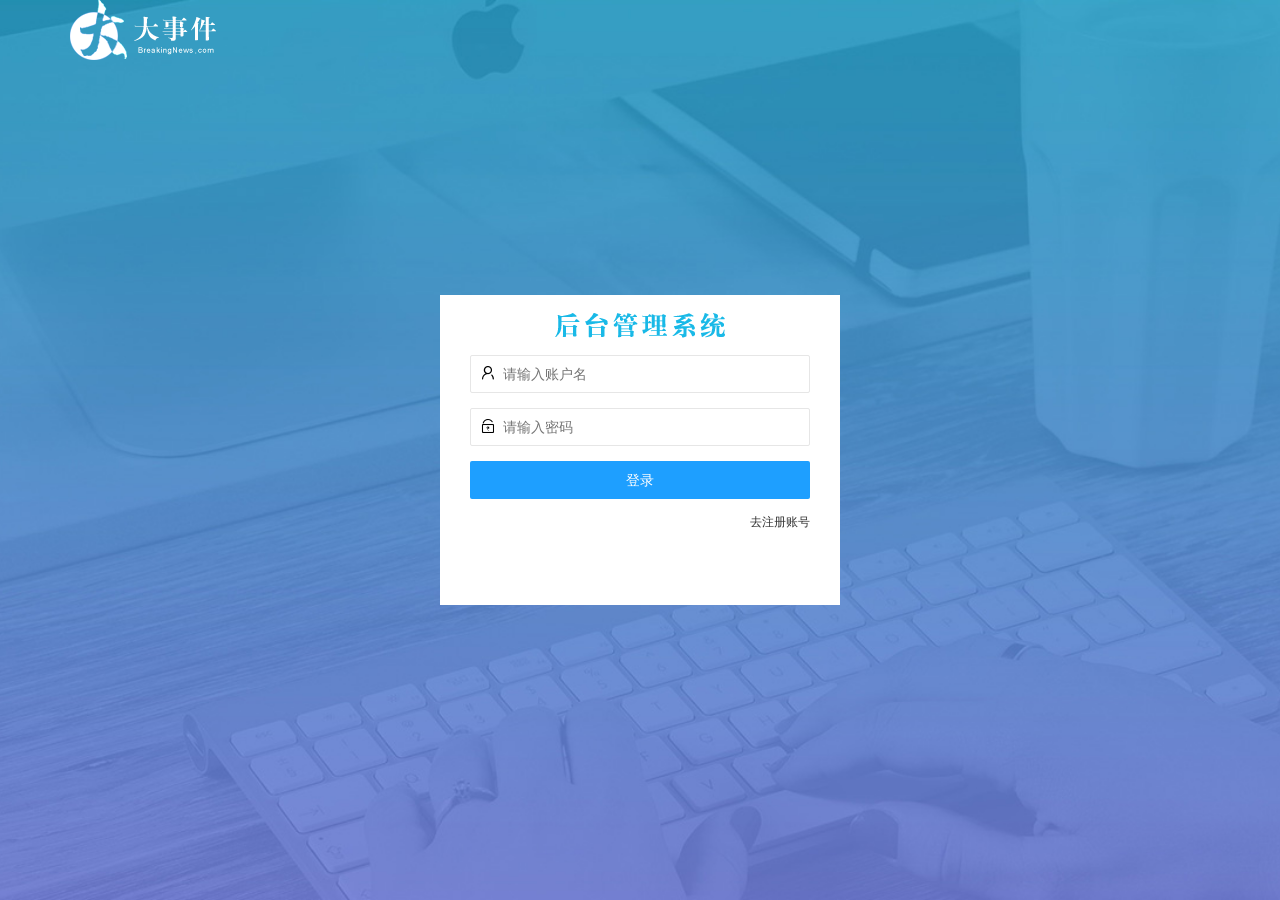
<file: login.html>
<!DOCTYPE html>
<html lang="en">

<head>
    <meta charset="UTF-8">
    <meta name="viewport" content="width=device-width, initial-scale=1.0">
    <title>大事件-登录/注册</title>
    <link rel="stylesheet" href="assets/lib/layui/css/layui.css">
    <link rel="stylesheet" href="assets/css/login.css">

</head>

<body>
    <div class="layui-main">
        <img src="/assets/images/logo.png" alt="" />
    </div>
    <div class="loginAndRegBox">
        <div class="title-box">
        </div>
        <div class="login-box">
            <form class="layui-form" id="form-login">
                <!-- 用户名 -->
                <div class="layui-form-item">
                    <i class="layui-icon layui-icon-username"></i>
                    <input type="text" name="uername" required lay-verify="required" placeholder="请输入账户名" autocomplete="off" class="layui-input login-name">
                </div>
                <!-- 密码框 -->
                <div class="layui-form-item">
                    <i class="layui-icon layui-icon-password"></i>
                    <input type="password" name="password" required lay-verify="required|pwd" placeholder="请输入密码" autocomplete="off" class="layui-input login-pwd">
                </div>
                <!-- 提交 -->
                <div class="layui-form-item">
                    <button class="layui-btn layui-btn-fluid layui-btn-normal" lay-submit>登录</button>
                </div>
                <!-- 去注册 -->
                <div class="layui-form-item links">
                    <a href="javascript:;" id="link-reg">去注册账号</a>
                </div>
            </form>

        </div>
        <div class="reg-box">
            <form class="layui-form" id="form-reg">
                <!-- 用户名 -->
                <div class="layui-form-item">
                    <i class="layui-icon layui-icon-username"></i>
                    <input type="text" name="uername" required lay-verify="required" placeholder="请输入账户名" autocomplete="off" class="layui-input reg-name">
                </div>
                <!-- 密码框 -->
                <div class="layui-form-item">
                    <i class="layui-icon layui-icon-password"></i>
                    <input type="password" name="password" required lay-verify="required|pwd" placeholder="请输入密码" autocomplete="off" class="layui-input reg-pwd">
                </div>
                <div class="layui-form-item">
                    <i class="layui-icon layui-icon-password"></i>
                    <input type="password" name="repassword" required lay-verify="required|pwd|repwd" placeholder="再次确认密码" autocomplete="off" class="layui-input">
                </div>
                <!-- 提交 -->
                <div class="layui-form-item">
                    <button class="layui-btn layui-btn-fluid layui-btn-normal" lay-submit>注册</button>
                </div>
                <!-- 去注册 -->
                <div class="layui-form-item links">
                    <a href="javascript:;" id="link-login">去登录</a>
                </div>
            </form>

        </div>


        <script src="/assets/lib/layui/layui.all.js"></script>
        <script src="/assets/lib/jquery.js"></script>
        <script src="/assets/js/baseAPI.js"></script>
        <script src="/assets/js/login.js"></script>
</body>

</html>
</file>
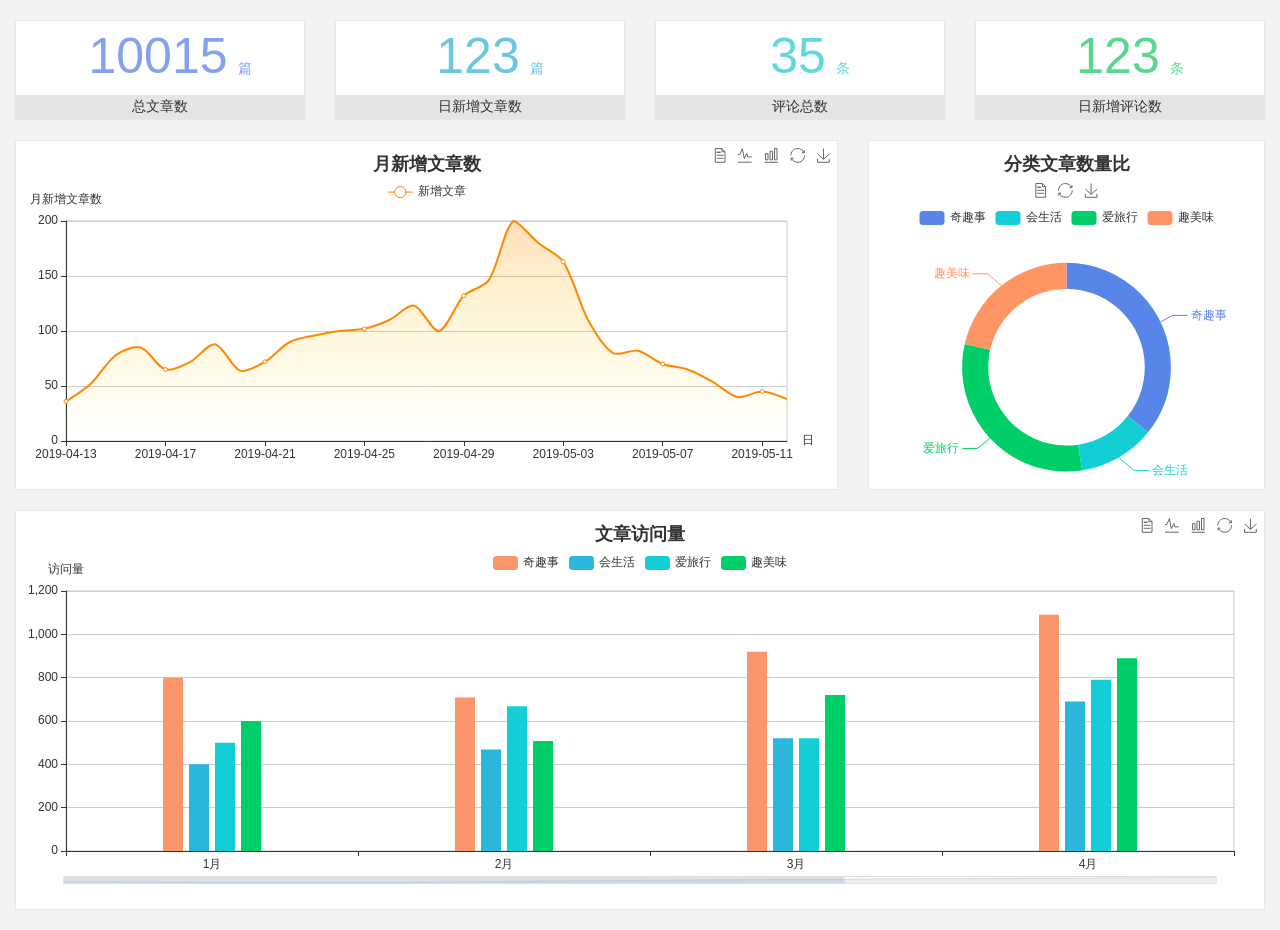
<file: home/dashboard.html>
<!DOCTYPE html>
<html lang="en">

<head>
  <meta charset="UTF-8">
  <meta name="viewport" content="width=device-width, initial-scale=1.0">
  <meta http-equiv="X-UA-Compatible" content="ie=edge">
  <title>图表统计</title>
  <link rel="stylesheet" href="../../assets/lib/bootstrap.css" />
  <link rel="stylesheet" href="../../assets/lib/main.css" />
  <script src="../../assets/lib/jquery.js"></script>
  <script type="text/javascript" src="../../assets/lib/echarts.min.js"></script>
</head>

<body>
  <div class="container-fluid">
    <div class="row spannel_list">
      <div class="col-sm-3 col-xs-6">
        <div class="spannel">
          <em>10015</em><span>篇</span>
          <b>总文章数</b>
        </div>
      </div>
      <div class="col-sm-3 col-xs-6">
        <div class="spannel scolor01">
          <em>123</em><span>篇</span>
          <b>日新增文章数</b>
        </div>
      </div>
      <div class="col-sm-3 col-xs-6">
        <div class="spannel scolor02">
          <em>35</em><span>条</span>
          <b>评论总数</b>
        </div>
      </div>
      <div class="col-sm-3 col-xs-6">
        <div class="spannel scolor03">
          <em>123</em><span>条</span>
          <b>日新增评论数</b>
        </div>
      </div>
    </div>
  </div>

  <div class="container-fluid">
    <div class="row curve-pie">
      <div class="col-lg-8 col-md-8">
        <div class="gragh_pannel" id="curve_show"></div>
      </div>
      <div class="col-lg-4 col-md-4">
        <div class="gragh_pannel" id="pie_show"></div>
      </div>
    </div>
  </div>

  <div class="container-fluid">
    <div class="column_pannel" id="column_show"></div>
  </div>

  <script>
    var oChart = echarts.init(document.getElementById('curve_show'));
    var aList_all = [
      { 'count': 36, 'date': '2019-04-13' },
      { 'count': 52, 'date': '2019-04-14' },
      { 'count': 78, 'date': '2019-04-15' },
      { 'count': 85, 'date': '2019-04-16' },
      { 'count': 65, 'date': '2019-04-17' },
      { 'count': 72, 'date': '2019-04-18' },
      { 'count': 88, 'date': '2019-04-19' },
      { 'count': 64, 'date': '2019-04-20' },
      { 'count': 72, 'date': '2019-04-21' },
      { 'count': 90, 'date': '2019-04-22' },
      { 'count': 96, 'date': '2019-04-23' },
      { 'count': 100, 'date': '2019-04-24' },
      { 'count': 102, 'date': '2019-04-25' },
      { 'count': 110, 'date': '2019-04-26' },
      { 'count': 123, 'date': '2019-04-27' },
      { 'count': 100, 'date': '2019-04-28' },
      { 'count': 132, 'date': '2019-04-29' },
      { 'count': 146, 'date': '2019-04-30' },
      { 'count': 200, 'date': '2019-05-01' },
      { 'count': 180, 'date': '2019-05-02' },
      { 'count': 163, 'date': '2019-05-03' },
      { 'count': 110, 'date': '2019-05-04' },
      { 'count': 80, 'date': '2019-05-05' },
      { 'count': 82, 'date': '2019-05-06' },
      { 'count': 70, 'date': '2019-05-07' },
      { 'count': 65, 'date': '2019-05-08' },
      { 'count': 54, 'date': '2019-05-09' },
      { 'count': 40, 'date': '2019-05-10' },
      { 'count': 45, 'date': '2019-05-11' },
      { 'count': 38, 'date': '2019-05-12' },
    ];

    let aCount = [];
    let aDate = [];

    for (var i = 0; i < aList_all.length; i++) {
      aCount.push(aList_all[i].count);
      aDate.push(aList_all[i].date);
    }

    var chartopt = {
      title: {
        text: '月新增文章数',
        left: 'center',
        top: '10'
      },
      tooltip: {
        trigger: 'axis'
      },
      legend: {
        data: ['新增文章'],
        top: '40'
      },
      toolbox: {
        show: true,
        feature: {
          mark: { show: true },
          dataView: { show: true, readOnly: false },
          magicType: { show: true, type: ['line', 'bar'] },
          restore: { show: true },
          saveAsImage: { show: true }
        }
      },
      calculable: true,
      xAxis: [
        {
          name: '日',
          type: 'category',
          boundaryGap: false,
          data: aDate
        }
      ],
      yAxis: [
        {
          name: '月新增文章数',
          type: 'value'
        }
      ],
      series: [
        {
          name: '新增文章',
          type: 'line',
          smooth: true,
          itemStyle: { normal: { areaStyle: { type: 'default' }, color: '#f80' }, lineStyle: { color: '#f80' } },
          data: aCount
        }],
      areaStyle: {
        normal: {
          color: new echarts.graphic.LinearGradient(0, 0, 0, 1, [{
            offset: 0,
            color: 'rgba(255,136,0,0.39)'
          }, {
            offset: .34,
            color: 'rgba(255,180,0,0.25)'
          }, {
            offset: 1,
            color: 'rgba(255,222,0,0.00)'
          }])

        }
      },
      grid: {
        show: true,
        x: 50,
        x2: 50,
        y: 80,
        height: 220
      }
    };

    oChart.setOption(chartopt);


    var oPie = echarts.init(document.getElementById('pie_show'));
    var oPieopt =
    {
      title: {
        top: 10,
        text: '分类文章数量比',
        x: 'center'
      },
      tooltip: {
        trigger: 'item',
        formatter: "{a} <br/>{b} : {c} ({d}%)"
      },
      color: ['#5885e8', '#13cfd5', '#00ce68', '#ff9565'],
      legend: {
        x: 'center',
        top: 65,
        data: ['奇趣事', '会生活', '爱旅行', '趣美味']
      },
      toolbox: {
        show: true,
        x: 'center',
        top: 35,
        feature: {
          mark: { show: true },
          dataView: { show: true, readOnly: false },
          magicType: {
            show: true,
            type: ['pie', 'funnel'],
            option: {
              funnel: {
                x: '25%',
                width: '50%',
                funnelAlign: 'left',
                max: 1548
              }
            }
          },
          restore: { show: true },
          saveAsImage: { show: true }
        }
      },
      calculable: true,
      series: [
        {
          name: '访问来源',
          type: 'pie',
          radius: ['45%', '60%'],
          center: ['50%', '65%'],
          data: [
            { value: 300, name: '奇趣事' },
            { value: 100, name: '会生活' },
            { value: 260, name: '爱旅行' },
            { value: 180, name: '趣美味' }
          ]
        }
      ]
    };
    oPie.setOption(oPieopt);



    var oColumn = this.echarts.init(document.getElementById('column_show'));
    var oColumnopt =
    {
      title: {
        text: '文章访问量',
        left: 'center',
        top: '10'
      },
      tooltip: {
        trigger: 'axis'
      },
      legend: {
        data: ['奇趣事', '会生活', '爱旅行', '趣美味'],
        top: '40'
      },
      toolbox: {
        show: true,
        feature: {
          mark: { show: true },
          dataView: { show: true, readOnly: false },
          magicType: { show: true, type: ['line', 'bar'] },
          restore: { show: true },
          saveAsImage: { show: true }
        }
      },
      calculable: true,
      xAxis: [
        {
          type: 'category',
          data: ['1月', '2月', '3月', '4月', '5月']
        }
      ],
      yAxis: [
        {
          name: '访问量',
          type: 'value'
        }
      ],
      series: [
        {
          name: '奇趣事',
          type: 'bar',
          barWidth: 20,
          itemStyle: {
            normal: { areaStyle: { type: 'default' }, color: '#fd956a' }
          },
          data: [800, 708, 920, 1090, 1200]
        },
        {
          name: '会生活',
          type: 'bar',
          barWidth: 20,
          itemStyle: {
            normal: { areaStyle: { type: 'default' }, color: '#2bb6db' }
          },
          data: [400, 468, 520, 690, 800]
        },
        {
          name: '爱旅行',
          type: 'bar',
          barWidth: 20,
          itemStyle: {
            normal: { areaStyle: { type: 'default' }, color: '#13cfd5' }
          },
          data: [500, 668, 520, 790, 900]
        },
        {
          name: '趣美味',
          type: 'bar',
          barWidth: 20,
          itemStyle: {
            normal: { areaStyle: { type: 'default' }, color: '#00ce68' }
          },
          data: [600, 508, 720, 890, 1000]
        }
      ],
      grid: {
        show: true,
        x: 50,
        x2: 30,
        y: 80,
        height: 260
      },
      dataZoom: [//给x轴设置滚动条
        {
          start: 0,//默认为0
          end: 100 - 1000 / 31,//默认为100
          type: 'slider',
          show: true,
          xAxisIndex: [0],
          handleSize: 0,//滑动条的 左右2个滑动条的大小
          height: 8,//组件高度
          left: 45, //左边的距离
          right: 50,//右边的距离
          bottom: 26,//右边的距离
          handleColor: '#ddd',//h滑动图标的颜色
          handleStyle: {
            borderColor: "#cacaca",
            borderWidth: "1",
            shadowBlur: 2,
            background: "#ddd",
            shadowColor: "#ddd",
          }
        }]
    };
    oColumn.setOption(oColumnopt);
  </script>
</body>

</html>
</file>
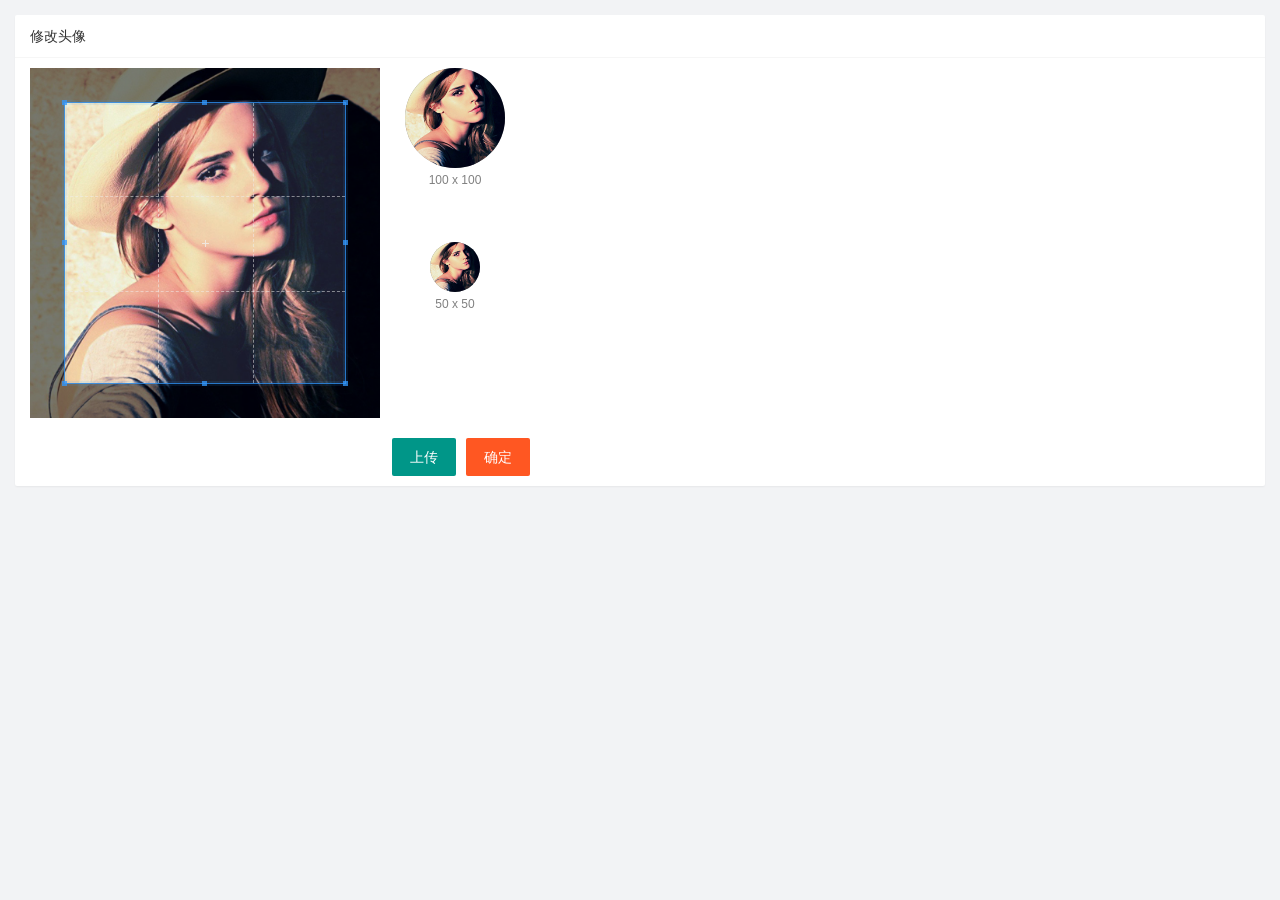
<file: user/user-avatar.html>
<!DOCTYPE html>
<html lang="en">

<head>
    <meta charset="UTF-8">
    <meta name="viewport" content="width=device-width, initial-scale=1.0">
    <title>Document</title>
    <link rel="stylesheet" href="/assets/lib/layui/css/layui.css">
    <link rel="stylesheet" href="/assets/lib/cropper/cropper.css" />
    <link rel="stylesheet" href="/assets/css/user/user-avatar.css">

</head>

<body>
    <div class="layui-card">
        <div class="layui-card-header">修改头像</div>
        <div class="layui-card-body">
            <!-- 第一行的图片裁剪和预览区域 -->
            <div class="row1">
                <!-- 图片裁剪区域 -->
                <div class="cropper-box">
                    <!-- 这个 img 标签很重要，将来会把它初始化为裁剪区域 -->
                    <img id="image" src="/assets/images/sample.jpg" />
                </div>
                <!-- 图片的预览区域 -->
                <div class="preview-box">
                    <div>
                        <!-- 宽高为 100px 的预览区域 -->
                        <div class="img-preview w100"></div>
                        <p class="size">100 x 100</p>
                    </div>
                    <div>
                        <!-- 宽高为 50px 的预览区域 -->
                        <div class="img-preview w50"></div>
                        <p class="size">50 x 50</p>
                    </div>
                </div>
            </div>

            <!-- 第二行的按钮区域 -->
            <div class="row2">
                <input type="file" id="file" accept="image/jpeg,image/png">
                <button type="button" class="layui-btn" id="btnChooseImg">上传</button>
                <button type="button" class="layui-btn layui-btn-danger" id="btn-upload">确定</button>
            </div>
        </div>
    </div>
    <script src="/assets/lib/layui/layui.all.js"></script>
    <script src="/assets/lib/jquery.js"></script>
    <script src="/assets/lib/cropper/Cropper.js"></script>
    <script src="/assets/lib/cropper/jquery-cropper.js"></script>
    <script src="/assets/js/baseAPI.js"></script>
    <script src="/assets/js/user/user-avatar.js"></script>
</body>

</html>
</file>
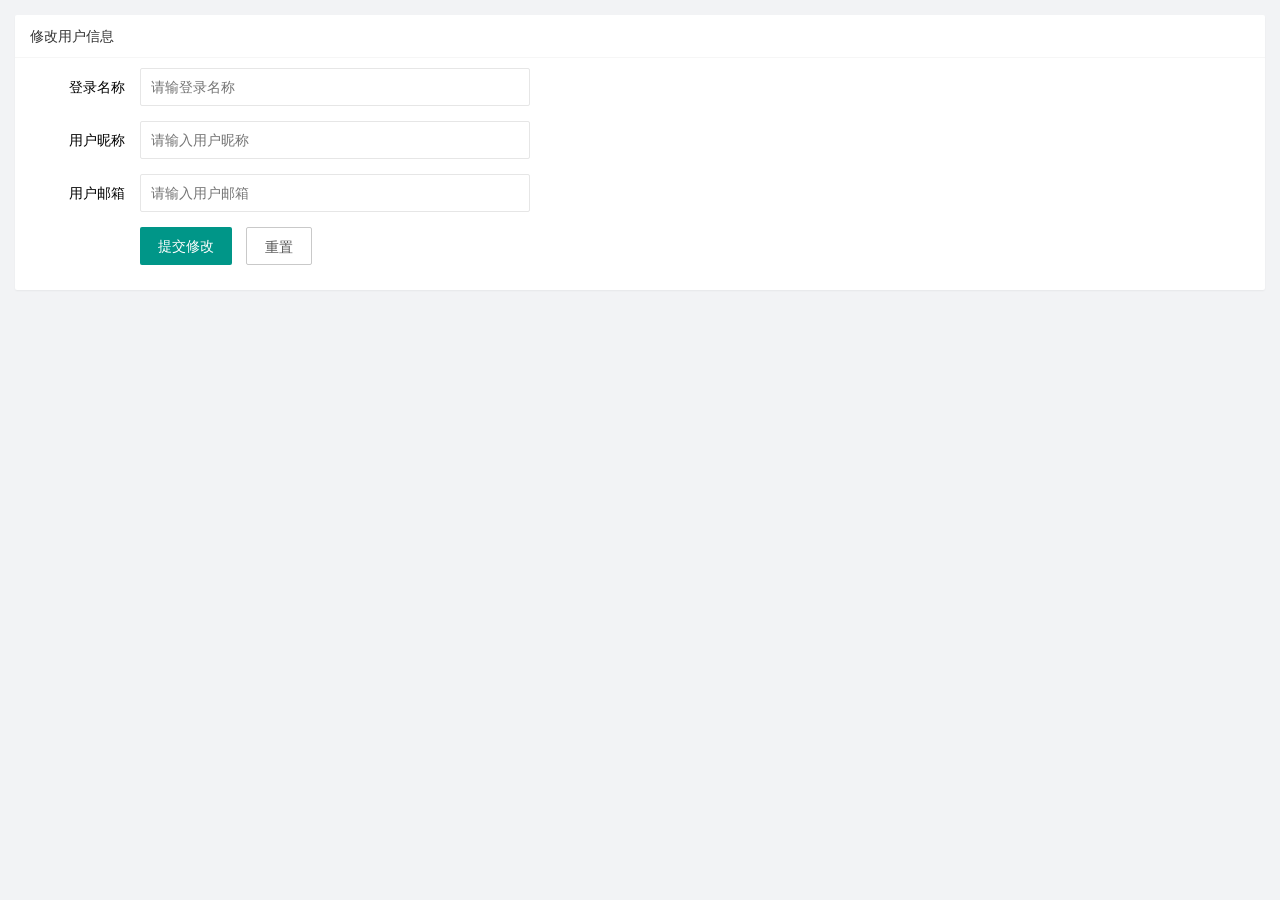
<file: user/user-info.html>
<!DOCTYPE html>
<html lang="en">

<head>
    <meta charset="UTF-8">
    <meta name="viewport" content="width=device-width, initial-scale=1.0">
    <title>Document</title>
    <link rel="stylesheet" href="/assets/lib/layui/css/layui.css">
    <link rel="stylesheet" href="/assets/css/user/user-info.css">
</head>

<body>
    <div class="layui-card">
        <div class="layui-card-header">修改用户信息</div>
        <div class="layui-card-body">
            <form class="layui-form" lay-filter="formUserInfo">
                <input type="hidden" name="id">
                <div class="layui-form-item">
                    <label class="layui-form-label">登录名称</label>
                    <div class="layui-input-block">
                        <input type="text" name="username" required lay-verify="required" placeholder="请输登录名称" autocomplete="off" class="layui-input" readonly>
                    </div>
                </div>
                <div class="layui-form-item">
                    <label class="layui-form-label">用户昵称</label>
                    <div class="layui-input-block">
                        <input type="text" name="nickname" required lay-verify="required|nickname" placeholder="请输入用户昵称" autocomplete="off" class="layui-input">
                    </div>
                </div>
                <div class="layui-form-item">
                    <label class="layui-form-label">用户邮箱</label>
                    <div class="layui-input-block">
                        <input type="text" name="email" required lay-verify="required|email" placeholder="请输入用户邮箱" autocomplete="off" class="layui-input">
                    </div>
                </div>
                <div class="layui-form-item">
                    <div class="layui-input-block">
                        <button class="layui-btn" lay-submit lay-filter="formDemo">提交修改</button>
                        <button type="reset" class="layui-btn layui-btn-primary" id="btnReset">重置</button>
                    </div>
                </div>
            </form>
        </div>
    </div>


    <script src="/assets/lib/layui/layui.all.js"></script>
    <script src="/assets/lib/jquery.js"></script>
    <script src="/assets/js/baseAPI.js"></script>
    <script src="/assets/js/user/user-info.js"></script>
</body>

</html>
</file>
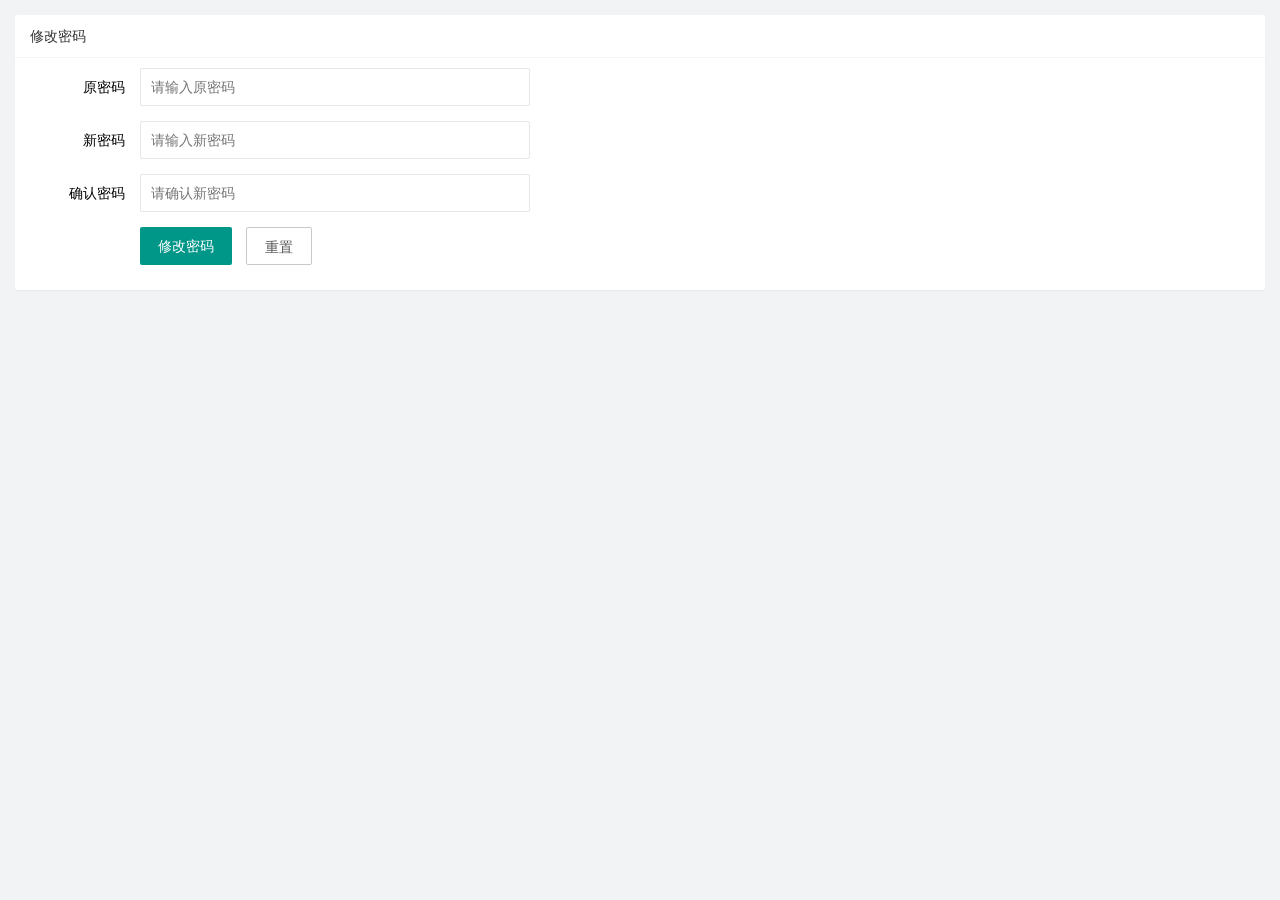
<file: user/user-pwd.html>
<!DOCTYPE html>
<html lang="en">

<head>
    <meta charset="UTF-8">
    <meta name="viewport" content="width=device-width, initial-scale=1.0">
    <title>Document</title>
    <link rel="stylesheet" href="/assets/lib/layui/css/layui.css">
    <link rel="stylesheet" href="/assets/css/user/user-pwd.css">
</head>

<body>
    <div class="layui-card">
        <div class="layui-card-header">修改密码</div>
        <div class="layui-card-body">
            <form class="layui-form">
                <div class="layui-form-item">
                    <label class="layui-form-label">原密码</label>
                    <div class="layui-input-block">
                        <input type="password" name="oldPwd" required lay-verify="required|pwd" placeholder="请输入原密码" autocomplete="off" class="layui-input" id="oldpwd">
                    </div>

                </div>
                <div class="layui-form-item">
                    <label class="layui-form-label">新密码</label>
                    <div class="layui-input-block">
                        <input type="password" name="newPwd" required lay-verify="required|pwd|samePwd" placeholder="请输入新密码" autocomplete="off" class="layui-input" id="newpwd">
                    </div>
                </div>
                <div class="layui-form-item">
                    <label class="layui-form-label">确认密码</label>
                    <div class="layui-input-block">
                        <input type="password" name="rePwd" required lay-verify="required|pwd|rePwd" placeholder="请确认新密码" autocomplete="off" class="layui-input" id="repwd">
                    </div>
                </div>
                <div class="layui-form-item">
                    <div class="layui-input-block">
                        <button class="layui-btn" lay-submit lay-filter="formDemo">修改密码</button>
                        <button type="reset" class="layui-btn layui-btn-primary" id="btn-reset">重置</button>
                    </div>
                </div>
            </form>
        </div>
    </div>


    <script src="/assets/lib/layui/layui.all.js"></script>
    <script src="/assets/lib/jquery.js"></script>
    <script src="/assets/js/baseAPI.js"></script>
    <script src="/assets/js/user/user-pwd.js"></script>
</body>

</html>
</file>
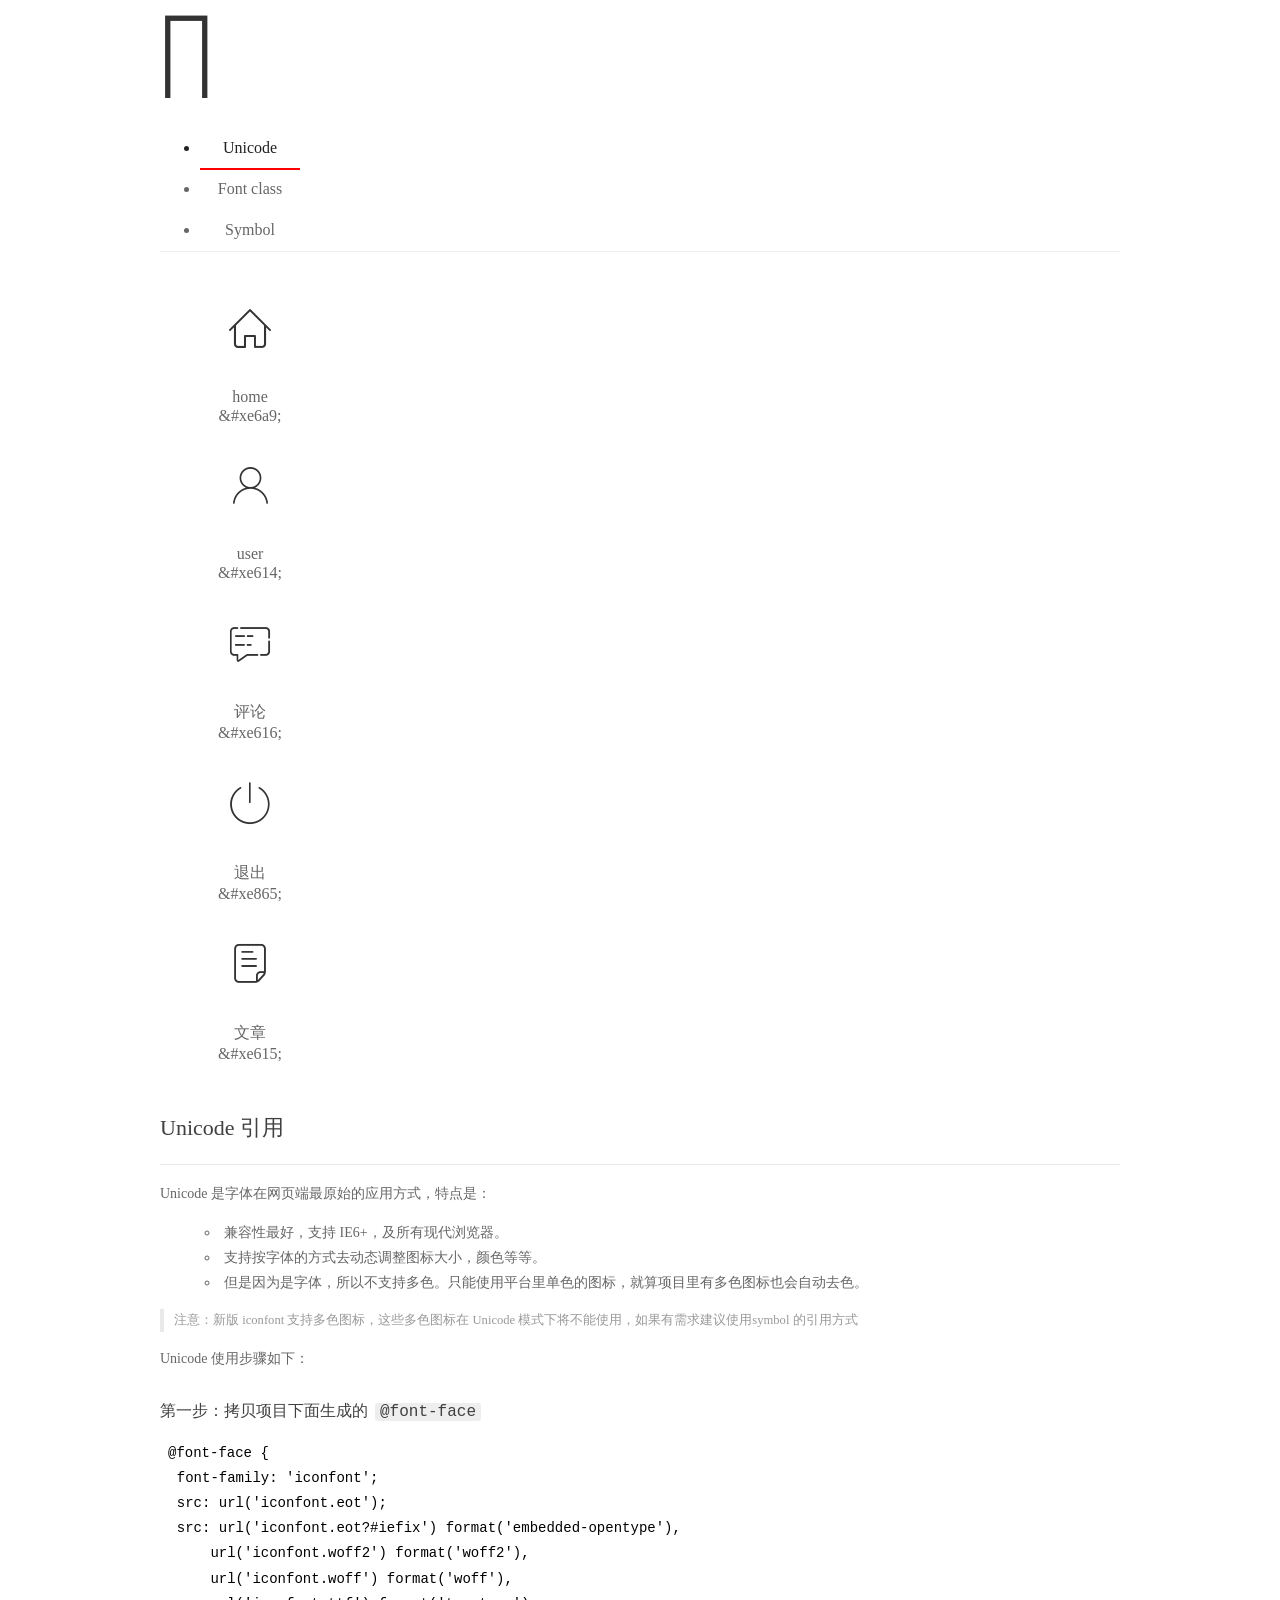
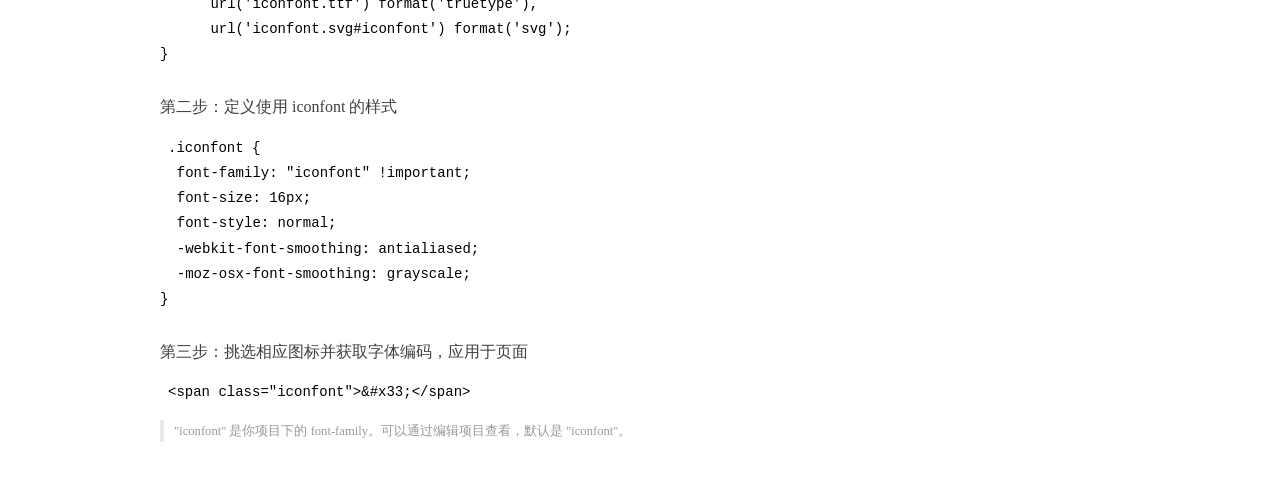
<file: assets/fonts/demo_index.html>
<!DOCTYPE html>
<html>
<head>
  <meta charset="utf-8"/>
  <title>IconFont Demo</title>
  <link rel="shortcut icon" href="https://gtms04.alicdn.com/tps/i4/TB1_oz6GVXXXXaFXpXXJDFnIXXX-64-64.ico" type="image/x-icon"/>
  <link rel="stylesheet" href="https://g.alicdn.com/thx/cube/1.3.2/cube.min.css">
  <link rel="stylesheet" href="demo.css">
  <link rel="stylesheet" href="iconfont.css">
  <script src="iconfont.js"></script>
  <!-- jQuery -->
  <script src="https://a1.alicdn.com/oss/uploads/2018/12/26/7bfddb60-08e8-11e9-9b04-53e73bb6408b.js"></script>
  <!-- 代码高亮 -->
  <script src="https://a1.alicdn.com/oss/uploads/2018/12/26/a3f714d0-08e6-11e9-8a15-ebf944d7534c.js"></script>
</head>
<body>
  <div class="main">
    <h1 class="logo"><a href="https://www.iconfont.cn/" title="iconfont 首页" target="_blank">&#xe86b;</a></h1>
    <div class="nav-tabs">
      <ul id="tabs" class="dib-box">
        <li class="dib active"><span>Unicode</span></li>
        <li class="dib"><span>Font class</span></li>
        <li class="dib"><span>Symbol</span></li>
      </ul>
      
    </div>
    <div class="tab-container">
      <div class="content unicode" style="display: block;">
          <ul class="icon_lists dib-box">
          
            <li class="dib">
              <span class="icon iconfont">&#xe6a9;</span>
                <div class="name">home</div>
                <div class="code-name">&amp;#xe6a9;</div>
              </li>
          
            <li class="dib">
              <span class="icon iconfont">&#xe614;</span>
                <div class="name">user</div>
                <div class="code-name">&amp;#xe614;</div>
              </li>
          
            <li class="dib">
              <span class="icon iconfont">&#xe616;</span>
                <div class="name">评论</div>
                <div class="code-name">&amp;#xe616;</div>
              </li>
          
            <li class="dib">
              <span class="icon iconfont">&#xe865;</span>
                <div class="name">退出</div>
                <div class="code-name">&amp;#xe865;</div>
              </li>
          
            <li class="dib">
              <span class="icon iconfont">&#xe615;</span>
                <div class="name">文章</div>
                <div class="code-name">&amp;#xe615;</div>
              </li>
          
          </ul>
          <div class="article markdown">
          <h2 id="unicode-">Unicode 引用</h2>
          <hr>

          <p>Unicode 是字体在网页端最原始的应用方式，特点是：</p>
          <ul>
            <li>兼容性最好，支持 IE6+，及所有现代浏览器。</li>
            <li>支持按字体的方式去动态调整图标大小，颜色等等。</li>
            <li>但是因为是字体，所以不支持多色。只能使用平台里单色的图标，就算项目里有多色图标也会自动去色。</li>
          </ul>
          <blockquote>
            <p>注意：新版 iconfont 支持多色图标，这些多色图标在 Unicode 模式下将不能使用，如果有需求建议使用symbol 的引用方式</p>
          </blockquote>
          <p>Unicode 使用步骤如下：</p>
          <h3 id="-font-face">第一步：拷贝项目下面生成的 <code>@font-face</code></h3>
<pre><code class="language-css"
>@font-face {
  font-family: 'iconfont';
  src: url('iconfont.eot');
  src: url('iconfont.eot?#iefix') format('embedded-opentype'),
      url('iconfont.woff2') format('woff2'),
      url('iconfont.woff') format('woff'),
      url('iconfont.ttf') format('truetype'),
      url('iconfont.svg#iconfont') format('svg');
}
</code></pre>
          <h3 id="-iconfont-">第二步：定义使用 iconfont 的样式</h3>
<pre><code class="language-css"
>.iconfont {
  font-family: "iconfont" !important;
  font-size: 16px;
  font-style: normal;
  -webkit-font-smoothing: antialiased;
  -moz-osx-font-smoothing: grayscale;
}
</code></pre>
          <h3 id="-">第三步：挑选相应图标并获取字体编码，应用于页面</h3>
<pre>
<code class="language-html"
>&lt;span class="iconfont"&gt;&amp;#x33;&lt;/span&gt;
</code></pre>
          <blockquote>
            <p>"iconfont" 是你项目下的 font-family。可以通过编辑项目查看，默认是 "iconfont"。</p>
          </blockquote>
          </div>
      </div>
      <div class="content font-class">
        <ul class="icon_lists dib-box">
          
          <li class="dib">
            <span class="icon iconfont icon-home"></span>
            <div class="name">
              home
            </div>
            <div class="code-name">.icon-home
            </div>
          </li>
          
          <li class="dib">
            <span class="icon iconfont icon-user"></span>
            <div class="name">
              user
            </div>
            <div class="code-name">.icon-user
            </div>
          </li>
          
          <li class="dib">
            <span class="icon iconfont icon-pinglun"></span>
            <div class="name">
              评论
            </div>
            <div class="code-name">.icon-pinglun
            </div>
          </li>
          
          <li class="dib">
            <span class="icon iconfont icon-tuichu"></span>
            <div class="name">
              退出
            </div>
            <div class="code-name">.icon-tuichu
            </div>
          </li>
          
          <li class="dib">
            <span class="icon iconfont icon-16"></span>
            <div class="name">
              文章
            </div>
            <div class="code-name">.icon-16
            </div>
          </li>
          
        </ul>
        <div class="article markdown">
        <h2 id="font-class-">font-class 引用</h2>
        <hr>

        <p>font-class 是 Unicode 使用方式的一种变种，主要是解决 Unicode 书写不直观，语意不明确的问题。</p>
        <p>与 Unicode 使用方式相比，具有如下特点：</p>
        <ul>
          <li>兼容性良好，支持 IE8+，及所有现代浏览器。</li>
          <li>相比于 Unicode 语意明确，书写更直观。可以很容易分辨这个 icon 是什么。</li>
          <li>因为使用 class 来定义图标，所以当要替换图标时，只需要修改 class 里面的 Unicode 引用。</li>
          <li>不过因为本质上还是使用的字体，所以多色图标还是不支持的。</li>
        </ul>
        <p>使用步骤如下：</p>
        <h3 id="-fontclass-">第一步：引入项目下面生成的 fontclass 代码：</h3>
<pre><code class="language-html">&lt;link rel="stylesheet" href="./iconfont.css"&gt;
</code></pre>
        <h3 id="-">第二步：挑选相应图标并获取类名，应用于页面：</h3>
<pre><code class="language-html">&lt;span class="iconfont icon-xxx"&gt;&lt;/span&gt;
</code></pre>
        <blockquote>
          <p>"
            iconfont" 是你项目下的 font-family。可以通过编辑项目查看，默认是 "iconfont"。</p>
        </blockquote>
      </div>
      </div>
      <div class="content symbol">
          <ul class="icon_lists dib-box">
          
            <li class="dib">
                <svg class="icon svg-icon" aria-hidden="true">
                  <use xlink:href="#icon-home"></use>
                </svg>
                <div class="name">home</div>
                <div class="code-name">#icon-home</div>
            </li>
          
            <li class="dib">
                <svg class="icon svg-icon" aria-hidden="true">
                  <use xlink:href="#icon-user"></use>
                </svg>
                <div class="name">user</div>
                <div class="code-name">#icon-user</div>
            </li>
          
            <li class="dib">
                <svg class="icon svg-icon" aria-hidden="true">
                  <use xlink:href="#icon-pinglun"></use>
                </svg>
                <div class="name">评论</div>
                <div class="code-name">#icon-pinglun</div>
            </li>
          
            <li class="dib">
                <svg class="icon svg-icon" aria-hidden="true">
                  <use xlink:href="#icon-tuichu"></use>
                </svg>
                <div class="name">退出</div>
                <div class="code-name">#icon-tuichu</div>
            </li>
          
            <li class="dib">
                <svg class="icon svg-icon" aria-hidden="true">
                  <use xlink:href="#icon-16"></use>
                </svg>
                <div class="name">文章</div>
                <div class="code-name">#icon-16</div>
            </li>
          
          </ul>
          <div class="article markdown">
          <h2 id="symbol-">Symbol 引用</h2>
          <hr>

          <p>这是一种全新的使用方式，应该说这才是未来的主流，也是平台目前推荐的用法。相关介绍可以参考这篇<a href="">文章</a>
            这种用法其实是做了一个 SVG 的集合，与另外两种相比具有如下特点：</p>
          <ul>
            <li>支持多色图标了，不再受单色限制。</li>
            <li>通过一些技巧，支持像字体那样，通过 <code>font-size</code>, <code>color</code> 来调整样式。</li>
            <li>兼容性较差，支持 IE9+，及现代浏览器。</li>
            <li>浏览器渲染 SVG 的性能一般，还不如 png。</li>
          </ul>
          <p>使用步骤如下：</p>
          <h3 id="-symbol-">第一步：引入项目下面生成的 symbol 代码：</h3>
<pre><code class="language-html">&lt;script src="./iconfont.js"&gt;&lt;/script&gt;
</code></pre>
          <h3 id="-css-">第二步：加入通用 CSS 代码（引入一次就行）：</h3>
<pre><code class="language-html">&lt;style&gt;
.icon {
  width: 1em;
  height: 1em;
  vertical-align: -0.15em;
  fill: currentColor;
  overflow: hidden;
}
&lt;/style&gt;
</code></pre>
          <h3 id="-">第三步：挑选相应图标并获取类名，应用于页面：</h3>
<pre><code class="language-html">&lt;svg class="icon" aria-hidden="true"&gt;
  &lt;use xlink:href="#icon-xxx"&gt;&lt;/use&gt;
&lt;/svg&gt;
</code></pre>
          </div>
      </div>

    </div>
  </div>
  <script>
  $(document).ready(function () {
      $('.tab-container .content:first').show()

      $('#tabs li').click(function (e) {
        var tabContent = $('.tab-container .content')
        var index = $(this).index()

        if ($(this).hasClass('active')) {
          return
        } else {
          $('#tabs li').removeClass('active')
          $(this).addClass('active')

          tabContent.hide().eq(index).fadeIn()
        }
      })
    })
  </script>
</body>
</html>
</file>
<file: assets/lib/layui/css/layui.css>
/** layui-v2.5.5 MIT License By https://www.layui.com */
 .layui-inline,img{display:inline-block;vertical-align:middle}h1,h2,h3,h4,h5,h6{font-weight:400}.layui-edge,.layui-header,.layui-inline,.layui-main{position:relative}.layui-body,.layui-edge,.layui-elip{overflow:hidden}.layui-btn,.layui-edge,.layui-inline,img{vertical-align:middle}.layui-btn,.layui-disabled,.layui-icon,.layui-unselect{-moz-user-select:none;-webkit-user-select:none;-ms-user-select:none}.layui-elip,.layui-form-checkbox span,.layui-form-pane .layui-form-label{text-overflow:ellipsis;white-space:nowrap}.layui-breadcrumb,.layui-tree-btnGroup{visibility:hidden}blockquote,body,button,dd,div,dl,dt,form,h1,h2,h3,h4,h5,h6,input,li,ol,p,pre,td,textarea,th,ul{margin:0;padding:0;-webkit-tap-highlight-color:rgba(0,0,0,0)}a:active,a:hover{outline:0}img{border:none}li{list-style:none}table{border-collapse:collapse;border-spacing:0}h4,h5,h6{font-size:100%}button,input,optgroup,option,select,textarea{font-family:inherit;font-size:inherit;font-style:inherit;font-weight:inherit;outline:0}pre{white-space:pre-wrap;white-space:-moz-pre-wrap;white-space:-pre-wrap;white-space:-o-pre-wrap;word-wrap:break-word}body{line-height:24px;font:14px Helvetica Neue,Helvetica,PingFang SC,Tahoma,Arial,sans-serif}hr{height:1px;margin:10px 0;border:0;clear:both}a{color:#333;text-decoration:none}a:hover{color:#777}a cite{font-style:normal;*cursor:pointer}.layui-border-box,.layui-border-box *{box-sizing:border-box}.layui-box,.layui-box *{box-sizing:content-box}.layui-clear{clear:both;*zoom:1}.layui-clear:after{content:'\20';clear:both;*zoom:1;display:block;height:0}.layui-inline{*display:inline;*zoom:1}.layui-edge{display:inline-block;width:0;height:0;border-width:6px;border-style:dashed;border-color:transparent}.layui-edge-top{top:-4px;border-bottom-color:#999;border-bottom-style:solid}.layui-edge-right{border-left-color:#999;border-left-style:solid}.layui-edge-bottom{top:2px;border-top-color:#999;border-top-style:solid}.layui-edge-left{border-right-color:#999;border-right-style:solid}.layui-disabled,.layui-disabled:hover{color:#d2d2d2!important;cursor:not-allowed!important}.layui-circle{border-radius:100%}.layui-show{display:block!important}.layui-hide{display:none!important}@font-face{font-family:layui-icon;src:url(../font/iconfont.eot?v=250);src:url(../font/iconfont.eot?v=250#iefix) format('embedded-opentype'),url(../font/iconfont.woff2?v=250) format('woff2'),url(../font/iconfont.woff?v=250) format('woff'),url(../font/iconfont.ttf?v=250) format('truetype'),url(../font/iconfont.svg?v=250#layui-icon) format('svg')}.layui-icon{font-family:layui-icon!important;font-size:16px;font-style:normal;-webkit-font-smoothing:antialiased;-moz-osx-font-smoothing:grayscale}.layui-icon-reply-fill:before{content:"\e611"}.layui-icon-set-fill:before{content:"\e614"}.layui-icon-menu-fill:before{content:"\e60f"}.layui-icon-search:before{content:"\e615"}.layui-icon-share:before{content:"\e641"}.layui-icon-set-sm:before{content:"\e620"}.layui-icon-engine:before{content:"\e628"}.layui-icon-close:before{content:"\1006"}.layui-icon-close-fill:before{content:"\1007"}.layui-icon-chart-screen:before{content:"\e629"}.layui-icon-star:before{content:"\e600"}.layui-icon-circle-dot:before{content:"\e617"}.layui-icon-chat:before{content:"\e606"}.layui-icon-release:before{content:"\e609"}.layui-icon-list:before{content:"\e60a"}.layui-icon-chart:before{content:"\e62c"}.layui-icon-ok-circle:before{content:"\1005"}.layui-icon-layim-theme:before{content:"\e61b"}.layui-icon-table:before{content:"\e62d"}.layui-icon-right:before{content:"\e602"}.layui-icon-left:before{content:"\e603"}.layui-icon-cart-simple:before{content:"\e698"}.layui-icon-face-cry:before{content:"\e69c"}.layui-icon-face-smile:before{content:"\e6af"}.layui-icon-survey:before{content:"\e6b2"}.layui-icon-tree:before{content:"\e62e"}.layui-icon-upload-circle:before{content:"\e62f"}.layui-icon-add-circle:before{content:"\e61f"}.layui-icon-download-circle:before{content:"\e601"}.layui-icon-templeate-1:before{content:"\e630"}.layui-icon-util:before{content:"\e631"}.layui-icon-face-surprised:before{content:"\e664"}.layui-icon-edit:before{content:"\e642"}.layui-icon-speaker:before{content:"\e645"}.layui-icon-down:before{content:"\e61a"}.layui-icon-file:before{content:"\e621"}.layui-icon-layouts:before{content:"\e632"}.layui-icon-rate-half:before{content:"\e6c9"}.layui-icon-add-circle-fine:before{content:"\e608"}.layui-icon-prev-circle:before{content:"\e633"}.layui-icon-read:before{content:"\e705"}.layui-icon-404:before{content:"\e61c"}.layui-icon-carousel:before{content:"\e634"}.layui-icon-help:before{content:"\e607"}.layui-icon-code-circle:before{content:"\e635"}.layui-icon-water:before{content:"\e636"}.layui-icon-username:before{content:"\e66f"}.layui-icon-find-fill:before{content:"\e670"}.layui-icon-about:before{content:"\e60b"}.layui-icon-location:before{content:"\e715"}.layui-icon-up:before{content:"\e619"}.layui-icon-pause:before{content:"\e651"}.layui-icon-date:before{content:"\e637"}.layui-icon-layim-uploadfile:before{content:"\e61d"}.layui-icon-delete:before{content:"\e640"}.layui-icon-play:before{content:"\e652"}.layui-icon-top:before{content:"\e604"}.layui-icon-friends:before{content:"\e612"}.layui-icon-refresh-3:before{content:"\e9aa"}.layui-icon-ok:before{content:"\e605"}.layui-icon-layer:before{content:"\e638"}.layui-icon-face-smile-fine:before{content:"\e60c"}.layui-icon-dollar:before{content:"\e659"}.layui-icon-group:before{content:"\e613"}.layui-icon-layim-download:before{content:"\e61e"}.layui-icon-picture-fine:before{content:"\e60d"}.layui-icon-link:before{content:"\e64c"}.layui-icon-diamond:before{content:"\e735"}.layui-icon-log:before{content:"\e60e"}.layui-icon-rate-solid:before{content:"\e67a"}.layui-icon-fonts-del:before{content:"\e64f"}.layui-icon-unlink:before{content:"\e64d"}.layui-icon-fonts-clear:before{content:"\e639"}.layui-icon-triangle-r:before{content:"\e623"}.layui-icon-circle:before{content:"\e63f"}.layui-icon-radio:before{content:"\e643"}.layui-icon-align-center:before{content:"\e647"}.layui-icon-align-right:before{content:"\e648"}.layui-icon-align-left:before{content:"\e649"}.layui-icon-loading-1:before{content:"\e63e"}.layui-icon-return:before{content:"\e65c"}.layui-icon-fonts-strong:before{content:"\e62b"}.layui-icon-upload:before{content:"\e67c"}.layui-icon-dialogue:before{content:"\e63a"}.layui-icon-video:before{content:"\e6ed"}.layui-icon-headset:before{content:"\e6fc"}.layui-icon-cellphone-fine:before{content:"\e63b"}.layui-icon-add-1:before{content:"\e654"}.layui-icon-face-smile-b:before{content:"\e650"}.layui-icon-fonts-html:before{content:"\e64b"}.layui-icon-form:before{content:"\e63c"}.layui-icon-cart:before{content:"\e657"}.layui-icon-camera-fill:before{content:"\e65d"}.layui-icon-tabs:before{content:"\e62a"}.layui-icon-fonts-code:before{content:"\e64e"}.layui-icon-fire:before{content:"\e756"}.layui-icon-set:before{content:"\e716"}.layui-icon-fonts-u:before{content:"\e646"}.layui-icon-triangle-d:before{content:"\e625"}.layui-icon-tips:before{content:"\e702"}.layui-icon-picture:before{content:"\e64a"}.layui-icon-more-vertical:before{content:"\e671"}.layui-icon-flag:before{content:"\e66c"}.layui-icon-loading:before{content:"\e63d"}.layui-icon-fonts-i:before{content:"\e644"}.layui-icon-refresh-1:before{content:"\e666"}.layui-icon-rmb:before{content:"\e65e"}.layui-icon-home:before{content:"\e68e"}.layui-icon-user:before{content:"\e770"}.layui-icon-notice:before{content:"\e667"}.layui-icon-login-weibo:before{content:"\e675"}.layui-icon-voice:before{content:"\e688"}.layui-icon-upload-drag:before{content:"\e681"}.layui-icon-login-qq:before{content:"\e676"}.layui-icon-snowflake:before{content:"\e6b1"}.layui-icon-file-b:before{content:"\e655"}.layui-icon-template:before{content:"\e663"}.layui-icon-auz:before{content:"\e672"}.layui-icon-console:before{content:"\e665"}.layui-icon-app:before{content:"\e653"}.layui-icon-prev:before{content:"\e65a"}.layui-icon-website:before{content:"\e7ae"}.layui-icon-next:before{content:"\e65b"}.layui-icon-component:before{content:"\e857"}.layui-icon-more:before{content:"\e65f"}.layui-icon-login-wechat:before{content:"\e677"}.layui-icon-shrink-right:before{content:"\e668"}.layui-icon-spread-left:before{content:"\e66b"}.layui-icon-camera:before{content:"\e660"}.layui-icon-note:before{content:"\e66e"}.layui-icon-refresh:before{content:"\e669"}.layui-icon-female:before{content:"\e661"}.layui-icon-male:before{content:"\e662"}.layui-icon-password:before{content:"\e673"}.layui-icon-senior:before{content:"\e674"}.layui-icon-theme:before{content:"\e66a"}.layui-icon-tread:before{content:"\e6c5"}.layui-icon-praise:before{content:"\e6c6"}.layui-icon-star-fill:before{content:"\e658"}.layui-icon-rate:before{content:"\e67b"}.layui-icon-template-1:before{content:"\e656"}.layui-icon-vercode:before{content:"\e679"}.layui-icon-cellphone:before{content:"\e678"}.layui-icon-screen-full:before{content:"\e622"}.layui-icon-screen-restore:before{content:"\e758"}.layui-icon-cols:before{content:"\e610"}.layui-icon-export:before{content:"\e67d"}.layui-icon-print:before{content:"\e66d"}.layui-icon-slider:before{content:"\e714"}.layui-icon-addition:before{content:"\e624"}.layui-icon-subtraction:before{content:"\e67e"}.layui-icon-service:before{content:"\e626"}.layui-icon-transfer:before{content:"\e691"}.layui-main{width:1140px;margin:0 auto}.layui-header{z-index:1000;height:60px}.layui-header a:hover{transition:all .5s;-webkit-transition:all .5s}.layui-side{position:fixed;left:0;top:0;bottom:0;z-index:999;width:200px;overflow-x:hidden}.layui-side-scroll{position:relative;width:220px;height:100%;overflow-x:hidden}.layui-body{position:absolute;left:200px;right:0;top:0;bottom:0;z-index:998;width:auto;overflow-y:auto;box-sizing:border-box}.layui-layout-body{overflow:hidden}.layui-layout-admin .layui-header{background-color:#23262E}.layui-layout-admin .layui-side{top:60px;width:200px;overflow-x:hidden}.layui-layout-admin .layui-body{position:fixed;top:60px;bottom:44px}.layui-layout-admin .layui-main{width:auto;margin:0 15px}.layui-layout-admin .layui-footer{position:fixed;left:200px;right:0;bottom:0;height:44px;line-height:44px;padding:0 15px;background-color:#eee}.layui-layout-admin .layui-logo{position:absolute;left:0;top:0;width:200px;height:100%;line-height:60px;text-align:center;color:#009688;font-size:16px}.layui-layout-admin .layui-header .layui-nav{background:0 0}.layui-layout-left{position:absolute!important;left:200px;top:0}.layui-layout-right{position:absolute!important;right:0;top:0}.layui-container{position:relative;margin:0 auto;padding:0 15px;box-sizing:border-box}.layui-fluid{position:relative;margin:0 auto;padding:0 15px}.layui-row:after,.layui-row:before{content:'';display:block;clear:both}.layui-col-lg1,.layui-col-lg10,.layui-col-lg11,.layui-col-lg12,.layui-col-lg2,.layui-col-lg3,.layui-col-lg4,.layui-col-lg5,.layui-col-lg6,.layui-col-lg7,.layui-col-lg8,.layui-col-lg9,.layui-col-md1,.layui-col-md10,.layui-col-md11,.layui-col-md12,.layui-col-md2,.layui-col-md3,.layui-col-md4,.layui-col-md5,.layui-col-md6,.layui-col-md7,.layui-col-md8,.layui-col-md9,.layui-col-sm1,.layui-col-sm10,.layui-col-sm11,.layui-col-sm12,.layui-col-sm2,.layui-col-sm3,.layui-col-sm4,.layui-col-sm5,.layui-col-sm6,.layui-col-sm7,.layui-col-sm8,.layui-col-sm9,.layui-col-xs1,.layui-col-xs10,.layui-col-xs11,.layui-col-xs12,.layui-col-xs2,.layui-col-xs3,.layui-col-xs4,.layui-col-xs5,.layui-col-xs6,.layui-col-xs7,.layui-col-xs8,.layui-col-xs9{position:relative;display:block;box-sizing:border-box}.layui-col-xs1,.layui-col-xs10,.layui-col-xs11,.layui-col-xs12,.layui-col-xs2,.layui-col-xs3,.layui-col-xs4,.layui-col-xs5,.layui-col-xs6,.layui-col-xs7,.layui-col-xs8,.layui-col-xs9{float:left}.layui-col-xs1{width:8.33333333%}.layui-col-xs2{width:16.66666667%}.layui-col-xs3{width:25%}.layui-col-xs4{width:33.33333333%}.layui-col-xs5{width:41.66666667%}.layui-col-xs6{width:50%}.layui-col-xs7{width:58.33333333%}.layui-col-xs8{width:66.66666667%}.layui-col-xs9{width:75%}.layui-col-xs10{width:83.33333333%}.layui-col-xs11{width:91.66666667%}.layui-col-xs12{width:100%}.layui-col-xs-offset1{margin-left:8.33333333%}.layui-col-xs-offset2{margin-left:16.66666667%}.layui-col-xs-offset3{margin-left:25%}.layui-col-xs-offset4{margin-left:33.33333333%}.layui-col-xs-offset5{margin-left:41.66666667%}.layui-col-xs-offset6{margin-left:50%}.layui-col-xs-offset7{margin-left:58.33333333%}.layui-col-xs-offset8{margin-left:66.66666667%}.layui-col-xs-offset9{margin-left:75%}.layui-col-xs-offset10{margin-left:83.33333333%}.layui-col-xs-offset11{margin-left:91.66666667%}.layui-col-xs-offset12{margin-left:100%}@media screen and (max-width:768px){.layui-hide-xs{display:none!important}.layui-show-xs-block{display:block!important}.layui-show-xs-inline{display:inline!important}.layui-show-xs-inline-block{display:inline-block!important}}@media screen and (min-width:768px){.layui-container{width:750px}.layui-hide-sm{display:none!important}.layui-show-sm-block{display:block!important}.layui-show-sm-inline{display:inline!important}.layui-show-sm-inline-block{display:inline-block!important}.layui-col-sm1,.layui-col-sm10,.layui-col-sm11,.layui-col-sm12,.layui-col-sm2,.layui-col-sm3,.layui-col-sm4,.layui-col-sm5,.layui-col-sm6,.layui-col-sm7,.layui-col-sm8,.layui-col-sm9{float:left}.layui-col-sm1{width:8.33333333%}.layui-col-sm2{width:16.66666667%}.layui-col-sm3{width:25%}.layui-col-sm4{width:33.33333333%}.layui-col-sm5{width:41.66666667%}.layui-col-sm6{width:50%}.layui-col-sm7{width:58.33333333%}.layui-col-sm8{width:66.66666667%}.layui-col-sm9{width:75%}.layui-col-sm10{width:83.33333333%}.layui-col-sm11{width:91.66666667%}.layui-col-sm12{width:100%}.layui-col-sm-offset1{margin-left:8.33333333%}.layui-col-sm-offset2{margin-left:16.66666667%}.layui-col-sm-offset3{margin-left:25%}.layui-col-sm-offset4{margin-left:33.33333333%}.layui-col-sm-offset5{margin-left:41.66666667%}.layui-col-sm-offset6{margin-left:50%}.layui-col-sm-offset7{margin-left:58.33333333%}.layui-col-sm-offset8{margin-left:66.66666667%}.layui-col-sm-offset9{margin-left:75%}.layui-col-sm-offset10{margin-left:83.33333333%}.layui-col-sm-offset11{margin-left:91.66666667%}.layui-col-sm-offset12{margin-left:100%}}@media screen and (min-width:992px){.layui-container{width:970px}.layui-hide-md{display:none!important}.layui-show-md-block{display:block!important}.layui-show-md-inline{display:inline!important}.layui-show-md-inline-block{display:inline-block!important}.layui-col-md1,.layui-col-md10,.layui-col-md11,.layui-col-md12,.layui-col-md2,.layui-col-md3,.layui-col-md4,.layui-col-md5,.layui-col-md6,.layui-col-md7,.layui-col-md8,.layui-col-md9{float:left}.layui-col-md1{width:8.33333333%}.layui-col-md2{width:16.66666667%}.layui-col-md3{width:25%}.layui-col-md4{width:33.33333333%}.layui-col-md5{width:41.66666667%}.layui-col-md6{width:50%}.layui-col-md7{width:58.33333333%}.layui-col-md8{width:66.66666667%}.layui-col-md9{width:75%}.layui-col-md10{width:83.33333333%}.layui-col-md11{width:91.66666667%}.layui-col-md12{width:100%}.layui-col-md-offset1{margin-left:8.33333333%}.layui-col-md-offset2{margin-left:16.66666667%}.layui-col-md-offset3{margin-left:25%}.layui-col-md-offset4{margin-left:33.33333333%}.layui-col-md-offset5{margin-left:41.66666667%}.layui-col-md-offset6{margin-left:50%}.layui-col-md-offset7{margin-left:58.33333333%}.layui-col-md-offset8{margin-left:66.66666667%}.layui-col-md-offset9{margin-left:75%}.layui-col-md-offset10{margin-left:83.33333333%}.layui-col-md-offset11{margin-left:91.66666667%}.layui-col-md-offset12{margin-left:100%}}@media screen and (min-width:1200px){.layui-container{width:1170px}.layui-hide-lg{display:none!important}.layui-show-lg-block{display:block!important}.layui-show-lg-inline{display:inline!important}.layui-show-lg-inline-block{display:inline-block!important}.layui-col-lg1,.layui-col-lg10,.layui-col-lg11,.layui-col-lg12,.layui-col-lg2,.layui-col-lg3,.layui-col-lg4,.layui-col-lg5,.layui-col-lg6,.layui-col-lg7,.layui-col-lg8,.layui-col-lg9{float:left}.layui-col-lg1{width:8.33333333%}.layui-col-lg2{width:16.66666667%}.layui-col-lg3{width:25%}.layui-col-lg4{width:33.33333333%}.layui-col-lg5{width:41.66666667%}.layui-col-lg6{width:50%}.layui-col-lg7{width:58.33333333%}.layui-col-lg8{width:66.66666667%}.layui-col-lg9{width:75%}.layui-col-lg10{width:83.33333333%}.layui-col-lg11{width:91.66666667%}.layui-col-lg12{width:100%}.layui-col-lg-offset1{margin-left:8.33333333%}.layui-col-lg-offset2{margin-left:16.66666667%}.layui-col-lg-offset3{margin-left:25%}.layui-col-lg-offset4{margin-left:33.33333333%}.layui-col-lg-offset5{margin-left:41.66666667%}.layui-col-lg-offset6{margin-left:50%}.layui-col-lg-offset7{margin-left:58.33333333%}.layui-col-lg-offset8{margin-left:66.66666667%}.layui-col-lg-offset9{margin-left:75%}.layui-col-lg-offset10{margin-left:83.33333333%}.layui-col-lg-offset11{margin-left:91.66666667%}.layui-col-lg-offset12{margin-left:100%}}.layui-col-space1{margin:-.5px}.layui-col-space1>*{padding:.5px}.layui-col-space3{margin:-1.5px}.layui-col-space3>*{padding:1.5px}.layui-col-space5{margin:-2.5px}.layui-col-space5>*{padding:2.5px}.layui-col-space8{margin:-3.5px}.layui-col-space8>*{padding:3.5px}.layui-col-space10{margin:-5px}.layui-col-space10>*{padding:5px}.layui-col-space12{margin:-6px}.layui-col-space12>*{padding:6px}.layui-col-space15{margin:-7.5px}.layui-col-space15>*{padding:7.5px}.layui-col-space18{margin:-9px}.layui-col-space18>*{padding:9px}.layui-col-space20{margin:-10px}.layui-col-space20>*{padding:10px}.layui-col-space22{margin:-11px}.layui-col-space22>*{padding:11px}.layui-col-space25{margin:-12.5px}.layui-col-space25>*{padding:12.5px}.layui-col-space30{margin:-15px}.layui-col-space30>*{padding:15px}.layui-btn,.layui-input,.layui-select,.layui-textarea,.layui-upload-button{outline:0;-webkit-appearance:none;transition:all .3s;-webkit-transition:all .3s;box-sizing:border-box}.layui-elem-quote{margin-bottom:10px;padding:15px;line-height:22px;border-left:5px solid #009688;border-radius:0 2px 2px 0;background-color:#f2f2f2}.layui-quote-nm{border-style:solid;border-width:1px 1px 1px 5px;background:0 0}.layui-elem-field{margin-bottom:10px;padding:0;border-width:1px;border-style:solid}.layui-elem-field legend{margin-left:20px;padding:0 10px;font-size:20px;font-weight:300}.layui-field-title{margin:10px 0 20px;border-width:1px 0 0}.layui-field-box{padding:10px 15px}.layui-field-title .layui-field-box{padding:10px 0}.layui-progress{position:relative;height:6px;border-radius:20px;background-color:#e2e2e2}.layui-progress-bar{position:absolute;left:0;top:0;width:0;max-width:100%;height:6px;border-radius:20px;text-align:right;background-color:#5FB878;transition:all .3s;-webkit-transition:all .3s}.layui-progress-big,.layui-progress-big .layui-progress-bar{height:18px;line-height:18px}.layui-progress-text{position:relative;top:-20px;line-height:18px;font-size:12px;color:#666}.layui-progress-big .layui-progress-text{position:static;padding:0 10px;color:#fff}.layui-collapse{border-width:1px;border-style:solid;border-radius:2px}.layui-colla-content,.layui-colla-item{border-top-width:1px;border-top-style:solid}.layui-colla-item:first-child{border-top:none}.layui-colla-title{position:relative;height:42px;line-height:42px;padding:0 15px 0 35px;color:#333;background-color:#f2f2f2;cursor:pointer;font-size:14px;overflow:hidden}.layui-colla-content{display:none;padding:10px 15px;line-height:22px;color:#666}.layui-colla-icon{position:absolute;left:15px;top:0;font-size:14px}.layui-card{margin-bottom:15px;border-radius:2px;background-color:#fff;box-shadow:0 1px 2px 0 rgba(0,0,0,.05)}.layui-card:last-child{margin-bottom:0}.layui-card-header{position:relative;height:42px;line-height:42px;padding:0 15px;border-bottom:1px solid #f6f6f6;color:#333;border-radius:2px 2px 0 0;font-size:14px}.layui-bg-black,.layui-bg-blue,.layui-bg-cyan,.layui-bg-green,.layui-bg-orange,.layui-bg-red{color:#fff!important}.layui-card-body{position:relative;padding:10px 15px;line-height:24px}.layui-card-body[pad15]{padding:15px}.layui-card-body[pad20]{padding:20px}.layui-card-body .layui-table{margin:5px 0}.layui-card .layui-tab{margin:0}.layui-panel-window{position:relative;padding:15px;border-radius:0;border-top:5px solid #E6E6E6;background-color:#fff}.layui-auxiliar-moving{position:fixed;left:0;right:0;top:0;bottom:0;width:100%;height:100%;background:0 0;z-index:9999999999}.layui-form-label,.layui-form-mid,.layui-form-select,.layui-input-block,.layui-input-inline,.layui-textarea{position:relative}.layui-bg-red{background-color:#FF5722!important}.layui-bg-orange{background-color:#FFB800!important}.layui-bg-green{background-color:#009688!important}.layui-bg-cyan{background-color:#2F4056!important}.layui-bg-blue{background-color:#1E9FFF!important}.layui-bg-black{background-color:#393D49!important}.layui-bg-gray{background-color:#eee!important;color:#666!important}.layui-badge-rim,.layui-colla-content,.layui-colla-item,.layui-collapse,.layui-elem-field,.layui-form-pane .layui-form-item[pane],.layui-form-pane .layui-form-label,.layui-input,.layui-layedit,.layui-layedit-tool,.layui-quote-nm,.layui-select,.layui-tab-bar,.layui-tab-card,.layui-tab-title,.layui-tab-title .layui-this:after,.layui-textarea{border-color:#e6e6e6}.layui-timeline-item:before,hr{background-color:#e6e6e6}.layui-text{line-height:22px;font-size:14px;color:#666}.layui-text h1,.layui-text h2,.layui-text h3{font-weight:500;color:#333}.layui-text h1{font-size:30px}.layui-text h2{font-size:24px}.layui-text h3{font-size:18px}.layui-text a:not(.layui-btn){color:#01AAED}.layui-text a:not(.layui-btn):hover{text-decoration:underline}.layui-text ul{padding:5px 0 5px 15px}.layui-text ul li{margin-top:5px;list-style-type:disc}.layui-text em,.layui-word-aux{color:#999!important;padding:0 5px!important}.layui-btn{display:inline-block;height:38px;line-height:38px;padding:0 18px;background-color:#009688;color:#fff;white-space:nowrap;text-align:center;font-size:14px;border:none;border-radius:2px;cursor:pointer}.layui-btn:hover{opacity:.8;filter:alpha(opacity=80);color:#fff}.layui-btn:active{opacity:1;filter:alpha(opacity=100)}.layui-btn+.layui-btn{margin-left:10px}.layui-btn-container{font-size:0}.layui-btn-container .layui-btn{margin-right:10px;margin-bottom:10px}.layui-btn-container .layui-btn+.layui-btn{margin-left:0}.layui-table .layui-btn-container .layui-btn{margin-bottom:9px}.layui-btn-radius{border-radius:100px}.layui-btn .layui-icon{margin-right:3px;font-size:18px;vertical-align:bottom;vertical-align:middle\9}.layui-btn-primary{border:1px solid #C9C9C9;background-color:#fff;color:#555}.layui-btn-primary:hover{border-color:#009688;color:#333}.layui-btn-normal{background-color:#1E9FFF}.layui-btn-warm{background-color:#FFB800}.layui-btn-danger{background-color:#FF5722}.layui-btn-checked{background-color:#5FB878}.layui-btn-disabled,.layui-btn-disabled:active,.layui-btn-disabled:hover{border:1px solid #e6e6e6;background-color:#FBFBFB;color:#C9C9C9;cursor:not-allowed;opacity:1}.layui-btn-lg{height:44px;line-height:44px;padding:0 25px;font-size:16px}.layui-btn-sm{height:30px;line-height:30px;padding:0 10px;font-size:12px}.layui-btn-sm i{font-size:16px!important}.layui-btn-xs{height:22px;line-height:22px;padding:0 5px;font-size:12px}.layui-btn-xs i{font-size:14px!important}.layui-btn-group{display:inline-block;vertical-align:middle;font-size:0}.layui-btn-group .layui-btn{margin-left:0!important;margin-right:0!important;border-left:1px solid rgba(255,255,255,.5);border-radius:0}.layui-btn-group .layui-btn-primary{border-left:none}.layui-btn-group .layui-btn-primary:hover{border-color:#C9C9C9;color:#009688}.layui-btn-group .layui-btn:first-child{border-left:none;border-radius:2px 0 0 2px}.layui-btn-group .layui-btn-primary:first-child{border-left:1px solid #c9c9c9}.layui-btn-group .layui-btn:last-child{border-radius:0 2px 2px 0}.layui-btn-group .layui-btn+.layui-btn{margin-left:0}.layui-btn-group+.layui-btn-group{margin-left:10px}.layui-btn-fluid{width:100%}.layui-input,.layui-select,.layui-textarea{height:38px;line-height:1.3;line-height:38px\9;border-width:1px;border-style:solid;background-color:#fff;border-radius:2px}.layui-input::-webkit-input-placeholder,.layui-select::-webkit-input-placeholder,.layui-textarea::-webkit-input-placeholder{line-height:1.3}.layui-input,.layui-textarea{display:block;width:100%;padding-left:10px}.layui-input:hover,.layui-textarea:hover{border-color:#D2D2D2!important}.layui-input:focus,.layui-textarea:focus{border-color:#C9C9C9!important}.layui-textarea{min-height:100px;height:auto;line-height:20px;padding:6px 10px;resize:vertical}.layui-select{padding:0 10px}.layui-form input[type=checkbox],.layui-form input[type=radio],.layui-form select{display:none}.layui-form [lay-ignore]{display:initial}.layui-form-item{margin-bottom:15px;clear:both;*zoom:1}.layui-form-item:after{content:'\20';clear:both;*zoom:1;display:block;height:0}.layui-form-label{float:left;display:block;padding:9px 15px;width:80px;font-weight:400;line-height:20px;text-align:right}.layui-form-label-col{display:block;float:none;padding:9px 0;line-height:20px;text-align:left}.layui-form-item .layui-inline{margin-bottom:5px;margin-right:10px}.layui-input-block{margin-left:110px;min-height:36px}.layui-input-inline{display:inline-block;vertical-align:middle}.layui-form-item .layui-input-inline{float:left;width:190px;margin-right:10px}.layui-form-text .layui-input-inline{width:auto}.layui-form-mid{float:left;display:block;padding:9px 0!important;line-height:20px;margin-right:10px}.layui-form-danger+.layui-form-select .layui-input,.layui-form-danger:focus{border-color:#FF5722!important}.layui-form-select .layui-input{padding-right:30px;cursor:pointer}.layui-form-select .layui-edge{position:absolute;right:10px;top:50%;margin-top:-3px;cursor:pointer;border-width:6px;border-top-color:#c2c2c2;border-top-style:solid;transition:all .3s;-webkit-transition:all .3s}.layui-form-select dl{display:none;position:absolute;left:0;top:42px;padding:5px 0;z-index:899;min-width:100%;border:1px solid #d2d2d2;max-height:300px;overflow-y:auto;background-color:#fff;border-radius:2px;box-shadow:0 2px 4px rgba(0,0,0,.12);box-sizing:border-box}.layui-form-select dl dd,.layui-form-select dl dt{padding:0 10px;line-height:36px;white-space:nowrap;overflow:hidden;text-overflow:ellipsis}.layui-form-select dl dt{font-size:12px;color:#999}.layui-form-select dl dd{cursor:pointer}.layui-form-select dl dd:hover{background-color:#f2f2f2;-webkit-transition:.5s all;transition:.5s all}.layui-form-select .layui-select-group dd{padding-left:20px}.layui-form-select dl dd.layui-select-tips{padding-left:10px!important;color:#999}.layui-form-select dl dd.layui-this{background-color:#5FB878;color:#fff}.layui-form-checkbox,.layui-form-select dl dd.layui-disabled{background-color:#fff}.layui-form-selected dl{display:block}.layui-form-checkbox,.layui-form-checkbox *,.layui-form-switch{display:inline-block;vertical-align:middle}.layui-form-selected .layui-edge{margin-top:-9px;-webkit-transform:rotate(180deg);transform:rotate(180deg);margin-top:-3px\9}:root .layui-form-selected .layui-edge{margin-top:-9px\0/IE9}.layui-form-selectup dl{top:auto;bottom:42px}.layui-select-none{margin:5px 0;text-align:center;color:#999}.layui-select-disabled .layui-disabled{border-color:#eee!important}.layui-select-disabled .layui-edge{border-top-color:#d2d2d2}.layui-form-checkbox{position:relative;height:30px;line-height:30px;margin-right:10px;padding-right:30px;cursor:pointer;font-size:0;-webkit-transition:.1s linear;transition:.1s linear;box-sizing:border-box}.layui-form-checkbox span{padding:0 10px;height:100%;font-size:14px;border-radius:2px 0 0 2px;background-color:#d2d2d2;color:#fff;overflow:hidden}.layui-form-checkbox:hover span{background-color:#c2c2c2}.layui-form-checkbox i{position:absolute;right:0;top:0;width:30px;height:28px;border:1px solid #d2d2d2;border-left:none;border-radius:0 2px 2px 0;color:#fff;font-size:20px;text-align:center}.layui-form-checkbox:hover i{border-color:#c2c2c2;color:#c2c2c2}.layui-form-checked,.layui-form-checked:hover{border-color:#5FB878}.layui-form-checked span,.layui-form-checked:hover span{background-color:#5FB878}.layui-form-checked i,.layui-form-checked:hover i{color:#5FB878}.layui-form-item .layui-form-checkbox{margin-top:4px}.layui-form-checkbox[lay-skin=primary]{height:auto!important;line-height:normal!important;min-width:18px;min-height:18px;border:none!important;margin-right:0;padding-left:28px;padding-right:0;background:0 0}.layui-form-checkbox[lay-skin=primary] span{padding-left:0;padding-right:15px;line-height:18px;background:0 0;color:#666}.layui-form-checkbox[lay-skin=primary] i{right:auto;left:0;width:16px;height:16px;line-height:16px;border:1px solid #d2d2d2;font-size:12px;border-radius:2px;background-color:#fff;-webkit-transition:.1s linear;transition:.1s linear}.layui-form-checkbox[lay-skin=primary]:hover i{border-color:#5FB878;color:#fff}.layui-form-checked[lay-skin=primary] i{border-color:#5FB878!important;background-color:#5FB878;color:#fff}.layui-checkbox-disbaled[lay-skin=primary] span{background:0 0!important;color:#c2c2c2}.layui-checkbox-disbaled[lay-skin=primary]:hover i{border-color:#d2d2d2}.layui-form-item .layui-form-checkbox[lay-skin=primary]{margin-top:10px}.layui-form-switch{position:relative;height:22px;line-height:22px;min-width:35px;padding:0 5px;margin-top:8px;border:1px solid #d2d2d2;border-radius:20px;cursor:pointer;background-color:#fff;-webkit-transition:.1s linear;transition:.1s linear}.layui-form-switch i{position:absolute;left:5px;top:3px;width:16px;height:16px;border-radius:20px;background-color:#d2d2d2;-webkit-transition:.1s linear;transition:.1s linear}.layui-form-switch em{position:relative;top:0;width:25px;margin-left:21px;padding:0!important;text-align:center!important;color:#999!important;font-style:normal!important;font-size:12px}.layui-form-onswitch{border-color:#5FB878;background-color:#5FB878}.layui-checkbox-disbaled,.layui-checkbox-disbaled i{border-color:#e2e2e2!important}.layui-form-onswitch i{left:100%;margin-left:-21px;background-color:#fff}.layui-form-onswitch em{margin-left:5px;margin-right:21px;color:#fff!important}.layui-checkbox-disbaled span{background-color:#e2e2e2!important}.layui-checkbox-disbaled:hover i{color:#fff!important}[lay-radio]{display:none}.layui-form-radio,.layui-form-radio *{display:inline-block;vertical-align:middle}.layui-form-radio{line-height:28px;margin:6px 10px 0 0;padding-right:10px;cursor:pointer;font-size:0}.layui-form-radio *{font-size:14px}.layui-form-radio>i{margin-right:8px;font-size:22px;color:#c2c2c2}.layui-form-radio>i:hover,.layui-form-radioed>i{color:#5FB878}.layui-radio-disbaled>i{color:#e2e2e2!important}.layui-form-pane .layui-form-label{width:110px;padding:8px 15px;height:38px;line-height:20px;border-width:1px;border-style:solid;border-radius:2px 0 0 2px;text-align:center;background-color:#FBFBFB;overflow:hidden;box-sizing:border-box}.layui-form-pane .layui-input-inline{margin-left:-1px}.layui-form-pane .layui-input-block{margin-left:110px;left:-1px}.layui-form-pane .layui-input{border-radius:0 2px 2px 0}.layui-form-pane .layui-form-text .layui-form-label{float:none;width:100%;border-radius:2px;box-sizing:border-box;text-align:left}.layui-form-pane .layui-form-text .layui-input-inline{display:block;margin:0;top:-1px;clear:both}.layui-form-pane .layui-form-text .layui-input-block{margin:0;left:0;top:-1px}.layui-form-pane .layui-form-text .layui-textarea{min-height:100px;border-radius:0 0 2px 2px}.layui-form-pane .layui-form-checkbox{margin:4px 0 4px 10px}.layui-form-pane .layui-form-radio,.layui-form-pane .layui-form-switch{margin-top:6px;margin-left:10px}.layui-form-pane .layui-form-item[pane]{position:relative;border-width:1px;border-style:solid}.layui-form-pane .layui-form-item[pane] .layui-form-label{position:absolute;left:0;top:0;height:100%;border-width:0 1px 0 0}.layui-form-pane .layui-form-item[pane] .layui-input-inline{margin-left:110px}@media screen and (max-width:450px){.layui-form-item .layui-form-label{text-overflow:ellipsis;overflow:hidden;white-space:nowrap}.layui-form-item .layui-inline{display:block;margin-right:0;margin-bottom:20px;clear:both}.layui-form-item .layui-inline:after{content:'\20';clear:both;display:block;height:0}.layui-form-item .layui-input-inline{display:block;float:none;left:-3px;width:auto;margin:0 0 10px 112px}.layui-form-item .layui-input-inline+.layui-form-mid{margin-left:110px;top:-5px;padding:0}.layui-form-item .layui-form-checkbox{margin-right:5px;margin-bottom:5px}}.layui-layedit{border-width:1px;border-style:solid;border-radius:2px}.layui-layedit-tool{padding:3px 5px;border-bottom-width:1px;border-bottom-style:solid;font-size:0}.layedit-tool-fixed{position:fixed;top:0;border-top:1px solid #e2e2e2}.layui-layedit-tool .layedit-tool-mid,.layui-layedit-tool .layui-icon{display:inline-block;vertical-align:middle;text-align:center;font-size:14px}.layui-layedit-tool .layui-icon{position:relative;width:32px;height:30px;line-height:30px;margin:3px 5px;color:#777;cursor:pointer;border-radius:2px}.layui-layedit-tool .layui-icon:hover{color:#393D49}.layui-layedit-tool .layui-icon:active{color:#000}.layui-layedit-tool .layedit-tool-active{background-color:#e2e2e2;color:#000}.layui-layedit-tool .layui-disabled,.layui-layedit-tool .layui-disabled:hover{color:#d2d2d2;cursor:not-allowed}.layui-layedit-tool .layedit-tool-mid{width:1px;height:18px;margin:0 10px;background-color:#d2d2d2}.layedit-tool-html{width:50px!important;font-size:30px!important}.layedit-tool-b,.layedit-tool-code,.layedit-tool-help{font-size:16px!important}.layedit-tool-d,.layedit-tool-face,.layedit-tool-image,.layedit-tool-unlink{font-size:18px!important}.layedit-tool-image input{position:absolute;font-size:0;left:0;top:0;width:100%;height:100%;opacity:.01;filter:Alpha(opacity=1);cursor:pointer}.layui-layedit-iframe iframe{display:block;width:100%}#LAY_layedit_code{overflow:hidden}.layui-laypage{display:inline-block;*display:inline;*zoom:1;vertical-align:middle;margin:10px 0;font-size:0}.layui-laypage>a:first-child,.layui-laypage>a:first-child em{border-radius:2px 0 0 2px}.layui-laypage>a:last-child,.layui-laypage>a:last-child em{border-radius:0 2px 2px 0}.layui-laypage>:first-child{margin-left:0!important}.layui-laypage>:last-child{margin-right:0!important}.layui-laypage a,.layui-laypage button,.layui-laypage input,.layui-laypage select,.layui-laypage span{border:1px solid #e2e2e2}.layui-laypage a,.layui-laypage span{display:inline-block;*display:inline;*zoom:1;vertical-align:middle;padding:0 15px;height:28px;line-height:28px;margin:0 -1px 5px 0;background-color:#fff;color:#333;font-size:12px}.layui-flow-more a *,.layui-laypage input,.layui-table-view select[lay-ignore]{display:inline-block}.layui-laypage a:hover{color:#009688}.layui-laypage em{font-style:normal}.layui-laypage .layui-laypage-spr{color:#999;font-weight:700}.layui-laypage a{text-decoration:none}.layui-laypage .layui-laypage-curr{position:relative}.layui-laypage .layui-laypage-curr em{position:relative;color:#fff}.layui-laypage .layui-laypage-curr .layui-laypage-em{position:absolute;left:-1px;top:-1px;padding:1px;width:100%;height:100%;background-color:#009688}.layui-laypage-em{border-radius:2px}.layui-laypage-next em,.layui-laypage-prev em{font-family:Sim sun;font-size:16px}.layui-laypage .layui-laypage-count,.layui-laypage .layui-laypage-limits,.layui-laypage .layui-laypage-refresh,.layui-laypage .layui-laypage-skip{margin-left:10px;margin-right:10px;padding:0;border:none}.layui-laypage .layui-laypage-limits,.layui-laypage .layui-laypage-refresh{vertical-align:top}.layui-laypage .layui-laypage-refresh i{font-size:18px;cursor:pointer}.layui-laypage select{height:22px;padding:3px;border-radius:2px;cursor:pointer}.layui-laypage .layui-laypage-skip{height:30px;line-height:30px;color:#999}.layui-laypage button,.layui-laypage input{height:30px;line-height:30px;border-radius:2px;vertical-align:top;background-color:#fff;box-sizing:border-box}.layui-laypage input{width:40px;margin:0 10px;padding:0 3px;text-align:center}.layui-laypage input:focus,.layui-laypage select:focus{border-color:#009688!important}.layui-laypage button{margin-left:10px;padding:0 10px;cursor:pointer}.layui-table,.layui-table-view{margin:10px 0}.layui-flow-more{margin:10px 0;text-align:center;color:#999;font-size:14px}.layui-flow-more a{height:32px;line-height:32px}.layui-flow-more a *{vertical-align:top}.layui-flow-more a cite{padding:0 20px;border-radius:3px;background-color:#eee;color:#333;font-style:normal}.layui-flow-more a cite:hover{opacity:.8}.layui-flow-more a i{font-size:30px;color:#737383}.layui-table{width:100%;background-color:#fff;color:#666}.layui-table tr{transition:all .3s;-webkit-transition:all .3s}.layui-table th{text-align:left;font-weight:400}.layui-table tbody tr:hover,.layui-table thead tr,.layui-table-click,.layui-table-header,.layui-table-hover,.layui-table-mend,.layui-table-patch,.layui-table-tool,.layui-table-total,.layui-table-total tr,.layui-table[lay-even] tr:nth-child(even){background-color:#f2f2f2}.layui-table td,.layui-table th,.layui-table-col-set,.layui-table-fixed-r,.layui-table-grid-down,.layui-table-header,.layui-table-page,.layui-table-tips-main,.layui-table-tool,.layui-table-total,.layui-table-view,.layui-table[lay-skin=line],.layui-table[lay-skin=row]{border-width:1px;border-style:solid;border-color:#e6e6e6}.layui-table td,.layui-table th{position:relative;padding:9px 15px;min-height:20px;line-height:20px;font-size:14px}.layui-table[lay-skin=line] td,.layui-table[lay-skin=line] th{border-width:0 0 1px}.layui-table[lay-skin=row] td,.layui-table[lay-skin=row] th{border-width:0 1px 0 0}.layui-table[lay-skin=nob] td,.layui-table[lay-skin=nob] th{border:none}.layui-table img{max-width:100px}.layui-table[lay-size=lg] td,.layui-table[lay-size=lg] th{padding:15px 30px}.layui-table-view .layui-table[lay-size=lg] .layui-table-cell{height:40px;line-height:40px}.layui-table[lay-size=sm] td,.layui-table[lay-size=sm] th{font-size:12px;padding:5px 10px}.layui-table-view .layui-table[lay-size=sm] .layui-table-cell{height:20px;line-height:20px}.layui-table[lay-data]{display:none}.layui-table-box{position:relative;overflow:hidden}.layui-table-view .layui-table{position:relative;width:auto;margin:0}.layui-table-view .layui-table[lay-skin=line]{border-width:0 1px 0 0}.layui-table-view .layui-table[lay-skin=row]{border-width:0 0 1px}.layui-table-view .layui-table td,.layui-table-view .layui-table th{padding:5px 0;border-top:none;border-left:none}.layui-table-view .layui-table th.layui-unselect .layui-table-cell span{cursor:pointer}.layui-table-view .layui-table td{cursor:default}.layui-table-view .layui-table td[data-edit=text]{cursor:text}.layui-table-view .layui-form-checkbox[lay-skin=primary] i{width:18px;height:18px}.layui-table-view .layui-form-radio{line-height:0;padding:0}.layui-table-view .layui-form-radio>i{margin:0;font-size:20px}.layui-table-init{position:absolute;left:0;top:0;width:100%;height:100%;text-align:center;z-index:110}.layui-table-init .layui-icon{position:absolute;left:50%;top:50%;margin:-15px 0 0 -15px;font-size:30px;color:#c2c2c2}.layui-table-header{border-width:0 0 1px;overflow:hidden}.layui-table-header .layui-table{margin-bottom:-1px}.layui-table-tool .layui-inline[lay-event]{position:relative;width:26px;height:26px;padding:5px;line-height:16px;margin-right:10px;text-align:center;color:#333;border:1px solid #ccc;cursor:pointer;-webkit-transition:.5s all;transition:.5s all}.layui-table-tool .layui-inline[lay-event]:hover{border:1px solid #999}.layui-table-tool-temp{padding-right:120px}.layui-table-tool-self{position:absolute;right:17px;top:10px}.layui-table-tool .layui-table-tool-self .layui-inline[lay-event]{margin:0 0 0 10px}.layui-table-tool-panel{position:absolute;top:29px;left:-1px;padding:5px 0;min-width:150px;min-height:40px;border:1px solid #d2d2d2;text-align:left;overflow-y:auto;background-color:#fff;box-shadow:0 2px 4px rgba(0,0,0,.12)}.layui-table-cell,.layui-table-tool-panel li{overflow:hidden;text-overflow:ellipsis;white-space:nowrap}.layui-table-tool-panel li{padding:0 10px;line-height:30px;-webkit-transition:.5s all;transition:.5s all}.layui-table-tool-panel li .layui-form-checkbox[lay-skin=primary]{width:100%;padding-left:28px}.layui-table-tool-panel li:hover{background-color:#f2f2f2}.layui-table-tool-panel li .layui-form-checkbox[lay-skin=primary] i{position:absolute;left:0;top:0}.layui-table-tool-panel li .layui-form-checkbox[lay-skin=primary] span{padding:0}.layui-table-tool .layui-table-tool-self .layui-table-tool-panel{left:auto;right:-1px}.layui-table-col-set{position:absolute;right:0;top:0;width:20px;height:100%;border-width:0 0 0 1px;background-color:#fff}.layui-table-sort{width:10px;height:20px;margin-left:5px;cursor:pointer!important}.layui-table-sort .layui-edge{position:absolute;left:5px;border-width:5px}.layui-table-sort .layui-table-sort-asc{top:3px;border-top:none;border-bottom-style:solid;border-bottom-color:#b2b2b2}.layui-table-sort .layui-table-sort-asc:hover{border-bottom-color:#666}.layui-table-sort .layui-table-sort-desc{bottom:5px;border-bottom:none;border-top-style:solid;border-top-color:#b2b2b2}.layui-table-sort .layui-table-sort-desc:hover{border-top-color:#666}.layui-table-sort[lay-sort=asc] .layui-table-sort-asc{border-bottom-color:#000}.layui-table-sort[lay-sort=desc] .layui-table-sort-desc{border-top-color:#000}.layui-table-cell{height:28px;line-height:28px;padding:0 15px;position:relative;box-sizing:border-box}.layui-table-cell .layui-form-checkbox[lay-skin=primary]{top:-1px;padding:0}.layui-table-cell .layui-table-link{color:#01AAED}.laytable-cell-checkbox,.laytable-cell-numbers,.laytable-cell-radio,.laytable-cell-space{padding:0;text-align:center}.layui-table-body{position:relative;overflow:auto;margin-right:-1px;margin-bottom:-1px}.layui-table-body .layui-none{line-height:26px;padding:15px;text-align:center;color:#999}.layui-table-fixed{position:absolute;left:0;top:0;z-index:101}.layui-table-fixed .layui-table-body{overflow:hidden}.layui-table-fixed-l{box-shadow:0 -1px 8px rgba(0,0,0,.08)}.layui-table-fixed-r{left:auto;right:-1px;border-width:0 0 0 1px;box-shadow:-1px 0 8px rgba(0,0,0,.08)}.layui-table-fixed-r .layui-table-header{position:relative;overflow:visible}.layui-table-mend{position:absolute;right:-49px;top:0;height:100%;width:50px}.layui-table-tool{position:relative;z-index:890;width:100%;min-height:50px;line-height:30px;padding:10px 15px;border-width:0 0 1px}.layui-table-tool .layui-btn-container{margin-bottom:-10px}.layui-table-page,.layui-table-total{border-width:1px 0 0;margin-bottom:-1px;overflow:hidden}.layui-table-page{position:relative;width:100%;padding:7px 7px 0;height:41px;font-size:12px;white-space:nowrap}.layui-table-page>div{height:26px}.layui-table-page .layui-laypage{margin:0}.layui-table-page .layui-laypage a,.layui-table-page .layui-laypage span{height:26px;line-height:26px;margin-bottom:10px;border:none;background:0 0}.layui-table-page .layui-laypage a,.layui-table-page .layui-laypage span.layui-laypage-curr{padding:0 12px}.layui-table-page .layui-laypage span{margin-left:0;padding:0}.layui-table-page .layui-laypage .layui-laypage-prev{margin-left:-7px!important}.layui-table-page .layui-laypage .layui-laypage-curr .layui-laypage-em{left:0;top:0;padding:0}.layui-table-page .layui-laypage button,.layui-table-page .layui-laypage input{height:26px;line-height:26px}.layui-table-page .layui-laypage input{width:40px}.layui-table-page .layui-laypage button{padding:0 10px}.layui-table-page select{height:18px}.layui-table-patch .layui-table-cell{padding:0;width:30px}.layui-table-edit{position:absolute;left:0;top:0;width:100%;height:100%;padding:0 14px 1px;border-radius:0;box-shadow:1px 1px 20px rgba(0,0,0,.15)}.layui-table-edit:focus{border-color:#5FB878!important}select.layui-table-edit{padding:0 0 0 10px;border-color:#C9C9C9}.layui-table-view .layui-form-checkbox,.layui-table-view .layui-form-radio,.layui-table-view .layui-form-switch{top:0;margin:0;box-sizing:content-box}.layui-table-view .layui-form-checkbox{top:-1px;height:26px;line-height:26px}.layui-table-view .layui-form-checkbox i{height:26px}.layui-table-grid .layui-table-cell{overflow:visible}.layui-table-grid-down{position:absolute;top:0;right:0;width:26px;height:100%;padding:5px 0;border-width:0 0 0 1px;text-align:center;background-color:#fff;color:#999;cursor:pointer}.layui-table-grid-down .layui-icon{position:absolute;top:50%;left:50%;margin:-8px 0 0 -8px}.layui-table-grid-down:hover{background-color:#fbfbfb}body .layui-table-tips .layui-layer-content{background:0 0;padding:0;box-shadow:0 1px 6px rgba(0,0,0,.12)}.layui-table-tips-main{margin:-44px 0 0 -1px;max-height:150px;padding:8px 15px;font-size:14px;overflow-y:scroll;background-color:#fff;color:#666}.layui-table-tips-c{position:absolute;right:-3px;top:-13px;width:20px;height:20px;padding:3px;cursor:pointer;background-color:#666;border-radius:50%;color:#fff}.layui-table-tips-c:hover{background-color:#777}.layui-table-tips-c:before{position:relative;right:-2px}.layui-upload-file{display:none!important;opacity:.01;filter:Alpha(opacity=1)}.layui-upload-drag,.layui-upload-form,.layui-upload-wrap{display:inline-block}.layui-upload-list{margin:10px 0}.layui-upload-choose{padding:0 10px;color:#999}.layui-upload-drag{position:relative;padding:30px;border:1px dashed #e2e2e2;background-color:#fff;text-align:center;cursor:pointer;color:#999}.layui-upload-drag .layui-icon{font-size:50px;color:#009688}.layui-upload-drag[lay-over]{border-color:#009688}.layui-upload-iframe{position:absolute;width:0;height:0;border:0;visibility:hidden}.layui-upload-wrap{position:relative;vertical-align:middle}.layui-upload-wrap .layui-upload-file{display:block!important;position:absolute;left:0;top:0;z-index:10;font-size:100px;width:100%;height:100%;opacity:.01;filter:Alpha(opacity=1);cursor:pointer}.layui-transfer-active,.layui-transfer-box{display:inline-block;vertical-align:middle}.layui-transfer-box,.layui-transfer-header,.layui-transfer-search{border-width:0;border-style:solid;border-color:#e6e6e6}.layui-transfer-box{position:relative;border-width:1px;width:200px;height:360px;border-radius:2px;background-color:#fff}.layui-transfer-box .layui-form-checkbox{width:100%;margin:0!important}.layui-transfer-header{height:38px;line-height:38px;padding:0 10px;border-bottom-width:1px}.layui-transfer-search{position:relative;padding:10px;border-bottom-width:1px}.layui-transfer-search .layui-input{height:32px;padding-left:30px;font-size:12px}.layui-transfer-search .layui-icon-search{position:absolute;left:20px;top:50%;margin-top:-8px;color:#666}.layui-transfer-active{margin:0 15px}.layui-transfer-active .layui-btn{display:block;margin:0;padding:0 15px;background-color:#5FB878;border-color:#5FB878;color:#fff}.layui-transfer-active .layui-btn-disabled{background-color:#FBFBFB;border-color:#e6e6e6;color:#C9C9C9}.layui-transfer-active .layui-btn:first-child{margin-bottom:15px}.layui-transfer-active .layui-btn .layui-icon{margin:0;font-size:14px!important}.layui-transfer-data{padding:5px 0;overflow:auto}.layui-transfer-data li{height:32px;line-height:32px;padding:0 10px}.layui-transfer-data li:hover{background-color:#f2f2f2;transition:.5s all}.layui-transfer-data .layui-none{padding:15px 10px;text-align:center;color:#999}.layui-nav{position:relative;padding:0 20px;background-color:#393D49;color:#fff;border-radius:2px;font-size:0;box-sizing:border-box}.layui-nav *{font-size:14px}.layui-nav .layui-nav-item{position:relative;display:inline-block;*display:inline;*zoom:1;vertical-align:middle;line-height:60px}.layui-nav .layui-nav-item a{display:block;padding:0 20px;color:#fff;color:rgba(255,255,255,.7);transition:all .3s;-webkit-transition:all .3s}.layui-nav .layui-this:after,.layui-nav-bar,.layui-nav-tree .layui-nav-itemed:after{position:absolute;left:0;top:0;width:0;height:5px;background-color:#5FB878;transition:all .2s;-webkit-transition:all .2s}.layui-nav-bar{z-index:1000}.layui-nav .layui-nav-item a:hover,.layui-nav .layui-this a{color:#fff}.layui-nav .layui-this:after{content:'';top:auto;bottom:0;width:100%}.layui-nav-img{width:30px;height:30px;margin-right:10px;border-radius:50%}.layui-nav .layui-nav-more{content:'';width:0;height:0;border-style:solid dashed dashed;border-color:#fff transparent transparent;overflow:hidden;cursor:pointer;transition:all .2s;-webkit-transition:all .2s;position:absolute;top:50%;right:3px;margin-top:-3px;border-width:6px;border-top-color:rgba(255,255,255,.7)}.layui-nav .layui-nav-mored,.layui-nav-itemed>a .layui-nav-more{margin-top:-9px;border-style:dashed dashed solid;border-color:transparent transparent #fff}.layui-nav-child{display:none;position:absolute;left:0;top:65px;min-width:100%;line-height:36px;padding:5px 0;box-shadow:0 2px 4px rgba(0,0,0,.12);border:1px solid #d2d2d2;background-color:#fff;z-index:100;border-radius:2px;white-space:nowrap}.layui-nav .layui-nav-child a{color:#333}.layui-nav .layui-nav-child a:hover{background-color:#f2f2f2;color:#000}.layui-nav-child dd{position:relative}.layui-nav .layui-nav-child dd.layui-this a,.layui-nav-child dd.layui-this{background-color:#5FB878;color:#fff}.layui-nav-child dd.layui-this:after{display:none}.layui-nav-tree{width:200px;padding:0}.layui-nav-tree .layui-nav-item{display:block;width:100%;line-height:45px}.layui-nav-tree .layui-nav-item a{position:relative;height:45px;line-height:45px;text-overflow:ellipsis;overflow:hidden;white-space:nowrap}.layui-nav-tree .layui-nav-item a:hover{background-color:#4E5465}.layui-nav-tree .layui-nav-bar{width:5px;height:0;background-color:#009688}.layui-nav-tree .layui-nav-child dd.layui-this,.layui-nav-tree .layui-nav-child dd.layui-this a,.layui-nav-tree .layui-this,.layui-nav-tree .layui-this>a,.layui-nav-tree .layui-this>a:hover{background-color:#009688;color:#fff}.layui-nav-tree .layui-this:after{display:none}.layui-nav-itemed>a,.layui-nav-tree .layui-nav-title a,.layui-nav-tree .layui-nav-title a:hover{color:#fff!important}.layui-nav-tree .layui-nav-child{position:relative;z-index:0;top:0;border:none;box-shadow:none}.layui-nav-tree .layui-nav-child a{height:40px;line-height:40px;color:#fff;color:rgba(255,255,255,.7)}.layui-nav-tree .layui-nav-child,.layui-nav-tree .layui-nav-child a:hover{background:0 0;color:#fff}.layui-nav-tree .layui-nav-more{right:10px}.layui-nav-itemed>.layui-nav-child{display:block;padding:0;background-color:rgba(0,0,0,.3)!important}.layui-nav-itemed>.layui-nav-child>.layui-this>.layui-nav-child{display:block}.layui-nav-side{position:fixed;top:0;bottom:0;left:0;overflow-x:hidden;z-index:999}.layui-bg-blue .layui-nav-bar,.layui-bg-blue .layui-nav-itemed:after,.layui-bg-blue .layui-this:after{background-color:#93D1FF}.layui-bg-blue .layui-nav-child dd.layui-this{background-color:#1E9FFF}.layui-bg-blue .layui-nav-itemed>a,.layui-nav-tree.layui-bg-blue .layui-nav-title a,.layui-nav-tree.layui-bg-blue .layui-nav-title a:hover{background-color:#007DDB!important}.layui-breadcrumb{font-size:0}.layui-breadcrumb>*{font-size:14px}.layui-breadcrumb a{color:#999!important}.layui-breadcrumb a:hover{color:#5FB878!important}.layui-breadcrumb a cite{color:#666;font-style:normal}.layui-breadcrumb span[lay-separator]{margin:0 10px;color:#999}.layui-tab{margin:10px 0;text-align:left!important}.layui-tab[overflow]>.layui-tab-title{overflow:hidden}.layui-tab-title{position:relative;left:0;height:40px;white-space:nowrap;font-size:0;border-bottom-width:1px;border-bottom-style:solid;transition:all .2s;-webkit-transition:all .2s}.layui-tab-title li{display:inline-block;*display:inline;*zoom:1;vertical-align:middle;font-size:14px;transition:all .2s;-webkit-transition:all .2s;position:relative;line-height:40px;min-width:65px;padding:0 15px;text-align:center;cursor:pointer}.layui-tab-title li a{display:block}.layui-tab-title .layui-this{color:#000}.layui-tab-title .layui-this:after{position:absolute;left:0;top:0;content:'';width:100%;height:41px;border-width:1px;border-style:solid;border-bottom-color:#fff;border-radius:2px 2px 0 0;box-sizing:border-box;pointer-events:none}.layui-tab-bar{position:absolute;right:0;top:0;z-index:10;width:30px;height:39px;line-height:39px;border-width:1px;border-style:solid;border-radius:2px;text-align:center;background-color:#fff;cursor:pointer}.layui-tab-bar .layui-icon{position:relative;display:inline-block;top:3px;transition:all .3s;-webkit-transition:all .3s}.layui-tab-item{display:none}.layui-tab-more{padding-right:30px;height:auto!important;white-space:normal!important}.layui-tab-more li.layui-this:after{border-bottom-color:#e2e2e2;border-radius:2px}.layui-tab-more .layui-tab-bar .layui-icon{top:-2px;top:3px\9;-webkit-transform:rotate(180deg);transform:rotate(180deg)}:root .layui-tab-more .layui-tab-bar .layui-icon{top:-2px\0/IE9}.layui-tab-content{padding:10px}.layui-tab-title li .layui-tab-close{position:relative;display:inline-block;width:18px;height:18px;line-height:20px;margin-left:8px;top:1px;text-align:center;font-size:14px;color:#c2c2c2;transition:all .2s;-webkit-transition:all .2s}.layui-tab-title li .layui-tab-close:hover{border-radius:2px;background-color:#FF5722;color:#fff}.layui-tab-brief>.layui-tab-title .layui-this{color:#009688}.layui-tab-brief>.layui-tab-more li.layui-this:after,.layui-tab-brief>.layui-tab-title .layui-this:after{border:none;border-radius:0;border-bottom:2px solid #5FB878}.layui-tab-brief[overflow]>.layui-tab-title .layui-this:after{top:-1px}.layui-tab-card{border-width:1px;border-style:solid;border-radius:2px;box-shadow:0 2px 5px 0 rgba(0,0,0,.1)}.layui-tab-card>.layui-tab-title{background-color:#f2f2f2}.layui-tab-card>.layui-tab-title li{margin-right:-1px;margin-left:-1px}.layui-tab-card>.layui-tab-title .layui-this{background-color:#fff}.layui-tab-card>.layui-tab-title .layui-this:after{border-top:none;border-width:1px;border-bottom-color:#fff}.layui-tab-card>.layui-tab-title .layui-tab-bar{height:40px;line-height:40px;border-radius:0;border-top:none;border-right:none}.layui-tab-card>.layui-tab-more .layui-this{background:0 0;color:#5FB878}.layui-tab-card>.layui-tab-more .layui-this:after{border:none}.layui-timeline{padding-left:5px}.layui-timeline-item{position:relative;padding-bottom:20px}.layui-timeline-axis{position:absolute;left:-5px;top:0;z-index:10;width:20px;height:20px;line-height:20px;background-color:#fff;color:#5FB878;border-radius:50%;text-align:center;cursor:pointer}.layui-timeline-axis:hover{color:#FF5722}.layui-timeline-item:before{content:'';position:absolute;left:5px;top:0;z-index:0;width:1px;height:100%}.layui-timeline-item:last-child:before{display:none}.layui-timeline-item:first-child:before{display:block}.layui-timeline-content{padding-left:25px}.layui-timeline-title{position:relative;margin-bottom:10px}.layui-badge,.layui-badge-dot,.layui-badge-rim{position:relative;display:inline-block;padding:0 6px;font-size:12px;text-align:center;background-color:#FF5722;color:#fff;border-radius:2px}.layui-badge{height:18px;line-height:18px}.layui-badge-dot{width:8px;height:8px;padding:0;border-radius:50%}.layui-badge-rim{height:18px;line-height:18px;border-width:1px;border-style:solid;background-color:#fff;color:#666}.layui-btn .layui-badge,.layui-btn .layui-badge-dot{margin-left:5px}.layui-nav .layui-badge,.layui-nav .layui-badge-dot{position:absolute;top:50%;margin:-8px 6px 0}.layui-tab-title .layui-badge,.layui-tab-title .layui-badge-dot{left:5px;top:-2px}.layui-carousel{position:relative;left:0;top:0;background-color:#f8f8f8}.layui-carousel>[carousel-item]{position:relative;width:100%;height:100%;overflow:hidden}.layui-carousel>[carousel-item]:before{position:absolute;content:'\e63d';left:50%;top:50%;width:100px;line-height:20px;margin:-10px 0 0 -50px;text-align:center;color:#c2c2c2;font-family:layui-icon!important;font-size:30px;font-style:normal;-webkit-font-smoothing:antialiased;-moz-osx-font-smoothing:grayscale}.layui-carousel>[carousel-item]>*{display:none;position:absolute;left:0;top:0;width:100%;height:100%;background-color:#f8f8f8;transition-duration:.3s;-webkit-transition-duration:.3s}.layui-carousel-updown>*{-webkit-transition:.3s ease-in-out up;transition:.3s ease-in-out up}.layui-carousel-arrow{display:none\9;opacity:0;position:absolute;left:10px;top:50%;margin-top:-18px;width:36px;height:36px;line-height:36px;text-align:center;font-size:20px;border:0;border-radius:50%;background-color:rgba(0,0,0,.2);color:#fff;-webkit-transition-duration:.3s;transition-duration:.3s;cursor:pointer}.layui-carousel-arrow[lay-type=add]{left:auto!important;right:10px}.layui-carousel:hover .layui-carousel-arrow[lay-type=add],.layui-carousel[lay-arrow=always] .layui-carousel-arrow[lay-type=add]{right:20px}.layui-carousel[lay-arrow=always] .layui-carousel-arrow{opacity:1;left:20px}.layui-carousel[lay-arrow=none] .layui-carousel-arrow{display:none}.layui-carousel-arrow:hover,.layui-carousel-ind ul:hover{background-color:rgba(0,0,0,.35)}.layui-carousel:hover .layui-carousel-arrow{display:block\9;opacity:1;left:20px}.layui-carousel-ind{position:relative;top:-35px;width:100%;line-height:0!important;text-align:center;font-size:0}.layui-carousel[lay-indicator=outside]{margin-bottom:30px}.layui-carousel[lay-indicator=outside] .layui-carousel-ind{top:10px}.layui-carousel[lay-indicator=outside] .layui-carousel-ind ul{background-color:rgba(0,0,0,.5)}.layui-carousel[lay-indicator=none] .layui-carousel-ind{display:none}.layui-carousel-ind ul{display:inline-block;padding:5px;background-color:rgba(0,0,0,.2);border-radius:10px;-webkit-transition-duration:.3s;transition-duration:.3s}.layui-carousel-ind li{display:inline-block;width:10px;height:10px;margin:0 3px;font-size:14px;background-color:#e2e2e2;background-color:rgba(255,255,255,.5);border-radius:50%;cursor:pointer;-webkit-transition-duration:.3s;transition-duration:.3s}.layui-carousel-ind li:hover{background-color:rgba(255,255,255,.7)}.layui-carousel-ind li.layui-this{background-color:#fff}.layui-carousel>[carousel-item]>.layui-carousel-next,.layui-carousel>[carousel-item]>.layui-carousel-prev,.layui-carousel>[carousel-item]>.layui-this{display:block}.layui-carousel>[carousel-item]>.layui-this{left:0}.layui-carousel>[carousel-item]>.layui-carousel-prev{left:-100%}.layui-carousel>[carousel-item]>.layui-carousel-next{left:100%}.layui-carousel>[carousel-item]>.layui-carousel-next.layui-carousel-left,.layui-carousel>[carousel-item]>.layui-carousel-prev.layui-carousel-right{left:0}.layui-carousel>[carousel-item]>.layui-this.layui-carousel-left{left:-100%}.layui-carousel>[carousel-item]>.layui-this.layui-carousel-right{left:100%}.layui-carousel[lay-anim=updown] .layui-carousel-arrow{left:50%!important;top:20px;margin:0 0 0 -18px}.layui-carousel[lay-anim=updown]>[carousel-item]>*,.layui-carousel[lay-anim=fade]>[carousel-item]>*{left:0!important}.layui-carousel[lay-anim=updown] .layui-carousel-arrow[lay-type=add]{top:auto!important;bottom:20px}.layui-carousel[lay-anim=updown] .layui-carousel-ind{position:absolute;top:50%;right:20px;width:auto;height:auto}.layui-carousel[lay-anim=updown] .layui-carousel-ind ul{padding:3px 5px}.layui-carousel[lay-anim=updown] .layui-carousel-ind li{display:block;margin:6px 0}.layui-carousel[lay-anim=updown]>[carousel-item]>.layui-this{top:0}.layui-carousel[lay-anim=updown]>[carousel-item]>.layui-carousel-prev{top:-100%}.layui-carousel[lay-anim=updown]>[carousel-item]>.layui-carousel-next{top:100%}.layui-carousel[lay-anim=updown]>[carousel-item]>.layui-carousel-next.layui-carousel-left,.layui-carousel[lay-anim=updown]>[carousel-item]>.layui-carousel-prev.layui-carousel-right{top:0}.layui-carousel[lay-anim=updown]>[carousel-item]>.layui-this.layui-carousel-left{top:-100%}.layui-carousel[lay-anim=updown]>[carousel-item]>.layui-this.layui-carousel-right{top:100%}.layui-carousel[lay-anim=fade]>[carousel-item]>.layui-carousel-next,.layui-carousel[lay-anim=fade]>[carousel-item]>.layui-carousel-prev{opacity:0}.layui-carousel[lay-anim=fade]>[carousel-item]>.layui-carousel-next.layui-carousel-left,.layui-carousel[lay-anim=fade]>[carousel-item]>.layui-carousel-prev.layui-carousel-right{opacity:1}.layui-carousel[lay-anim=fade]>[carousel-item]>.layui-this.layui-carousel-left,.layui-carousel[lay-anim=fade]>[carousel-item]>.layui-this.layui-carousel-right{opacity:0}.layui-fixbar{position:fixed;right:15px;bottom:15px;z-index:999999}.layui-fixbar li{width:50px;height:50px;line-height:50px;margin-bottom:1px;text-align:center;cursor:pointer;font-size:30px;background-color:#9F9F9F;color:#fff;border-radius:2px;opacity:.95}.layui-fixbar li:hover{opacity:.85}.layui-fixbar li:active{opacity:1}.layui-fixbar .layui-fixbar-top{display:none;font-size:40px}body .layui-util-face{border:none;background:0 0}body .layui-util-face .layui-layer-content{padding:0;background-color:#fff;color:#666;box-shadow:none}.layui-util-face .layui-layer-TipsG{display:none}.layui-util-face ul{position:relative;width:372px;padding:10px;border:1px solid #D9D9D9;background-color:#fff;box-shadow:0 0 20px rgba(0,0,0,.2)}.layui-util-face ul li{cursor:pointer;float:left;border:1px solid #e8e8e8;height:22px;width:26px;overflow:hidden;margin:-1px 0 0 -1px;padding:4px 2px;text-align:center}.layui-util-face ul li:hover{position:relative;z-index:2;border:1px solid #eb7350;background:#fff9ec}.layui-code{position:relative;margin:10px 0;padding:15px;line-height:20px;border:1px solid #ddd;border-left-width:6px;background-color:#F2F2F2;color:#333;font-family:Courier New;font-size:12px}.layui-rate,.layui-rate *{display:inline-block;vertical-align:middle}.layui-rate{padding:10px 5px 10px 0;font-size:0}.layui-rate li i.layui-icon{font-size:20px;color:#FFB800;margin-right:5px;transition:all .3s;-webkit-transition:all .3s}.layui-rate li i:hover{cursor:pointer;transform:scale(1.12);-webkit-transform:scale(1.12)}.layui-rate[readonly] li i:hover{cursor:default;transform:scale(1)}.layui-colorpicker{width:26px;height:26px;border:1px solid #e6e6e6;padding:5px;border-radius:2px;line-height:24px;display:inline-block;cursor:pointer;transition:all .3s;-webkit-transition:all .3s}.layui-colorpicker:hover{border-color:#d2d2d2}.layui-colorpicker.layui-colorpicker-lg{width:34px;height:34px;line-height:32px}.layui-colorpicker.layui-colorpicker-sm{width:24px;height:24px;line-height:22px}.layui-colorpicker.layui-colorpicker-xs{width:22px;height:22px;line-height:20px}.layui-colorpicker-trigger-bgcolor{display:block;background:url([data-uri]);border-radius:2px}.layui-colorpicker-trigger-span{display:block;height:100%;box-sizing:border-box;border:1px solid rgba(0,0,0,.15);border-radius:2px;text-align:center}.layui-colorpicker-trigger-i{display:inline-block;color:#FFF;font-size:12px}.layui-colorpicker-trigger-i.layui-icon-close{color:#999}.layui-colorpicker-main{position:absolute;z-index:66666666;width:280px;padding:7px;background:#FFF;border:1px solid #d2d2d2;border-radius:2px;box-shadow:0 2px 4px rgba(0,0,0,.12)}.layui-colorpicker-main-wrapper{height:180px;position:relative}.layui-colorpicker-basis{width:260px;height:100%;position:relative}.layui-colorpicker-basis-white{width:100%;height:100%;position:absolute;top:0;left:0;background:linear-gradient(90deg,#FFF,hsla(0,0%,100%,0))}.layui-colorpicker-basis-black{width:100%;height:100%;position:absolute;top:0;left:0;background:linear-gradient(0deg,#000,transparent)}.layui-colorpicker-basis-cursor{width:10px;height:10px;border:1px solid #FFF;border-radius:50%;position:absolute;top:-3px;right:-3px;cursor:pointer}.layui-colorpicker-side{position:absolute;top:0;right:0;width:12px;height:100%;background:linear-gradient(red,#FF0,#0F0,#0FF,#00F,#F0F,red)}.layui-colorpicker-side-slider{width:100%;height:5px;box-shadow:0 0 1px #888;box-sizing:border-box;background:#FFF;border-radius:1px;border:1px solid #f0f0f0;cursor:pointer;position:absolute;left:0}.layui-colorpicker-main-alpha{display:none;height:12px;margin-top:7px;background:url([data-uri])}.layui-colorpicker-alpha-bgcolor{height:100%;position:relative}.layui-colorpicker-alpha-slider{width:5px;height:100%;box-shadow:0 0 1px #888;box-sizing:border-box;background:#FFF;border-radius:1px;border:1px solid #f0f0f0;cursor:pointer;position:absolute;top:0}.layui-colorpicker-main-pre{padding-top:7px;font-size:0}.layui-colorpicker-pre{width:20px;height:20px;border-radius:2px;display:inline-block;margin-left:6px;margin-bottom:7px;cursor:pointer}.layui-colorpicker-pre:nth-child(11n+1){margin-left:0}.layui-colorpicker-pre-isalpha{background:url([data-uri])}.layui-colorpicker-pre.layui-this{box-shadow:0 0 3px 2px rgba(0,0,0,.15)}.layui-colorpicker-pre>div{height:100%;border-radius:2px}.layui-colorpicker-main-input{text-align:right;padding-top:7px}.layui-colorpicker-main-input .layui-btn-container .layui-btn{margin:0 0 0 10px}.layui-colorpicker-main-input div.layui-inline{float:left;margin-right:10px;font-size:14px}.layui-colorpicker-main-input input.layui-input{width:150px;height:30px;color:#666}.layui-slider{height:4px;background:#e2e2e2;border-radius:3px;position:relative;cursor:pointer}.layui-slider-bar{border-radius:3px;position:absolute;height:100%}.layui-slider-step{position:absolute;top:0;width:4px;height:4px;border-radius:50%;background:#FFF;-webkit-transform:translateX(-50%);transform:translateX(-50%)}.layui-slider-wrap{width:36px;height:36px;position:absolute;top:-16px;-webkit-transform:translateX(-50%);transform:translateX(-50%);z-index:10;text-align:center}.layui-slider-wrap-btn{width:12px;height:12px;border-radius:50%;background:#FFF;display:inline-block;vertical-align:middle;cursor:pointer;transition:.3s}.layui-slider-wrap:after{content:"";height:100%;display:inline-block;vertical-align:middle}.layui-slider-wrap-btn.layui-slider-hover,.layui-slider-wrap-btn:hover{transform:scale(1.2)}.layui-slider-wrap-btn.layui-disabled:hover{transform:scale(1)!important}.layui-slider-tips{position:absolute;top:-42px;z-index:66666666;white-space:nowrap;display:none;-webkit-transform:translateX(-50%);transform:translateX(-50%);color:#FFF;background:#000;border-radius:3px;height:25px;line-height:25px;padding:0 10px}.layui-slider-tips:after{content:'';position:absolute;bottom:-12px;left:50%;margin-left:-6px;width:0;height:0;border-width:6px;border-style:solid;border-color:#000 transparent transparent}.layui-slider-input{width:70px;height:32px;border:1px solid #e6e6e6;border-radius:3px;font-size:16px;line-height:32px;position:absolute;right:0;top:-15px}.layui-slider-input-btn{display:none;position:absolute;top:0;right:0;width:20px;height:100%;border-left:1px solid #d2d2d2}.layui-slider-input-btn i{cursor:pointer;position:absolute;right:0;bottom:0;width:20px;height:50%;font-size:12px;line-height:16px;text-align:center;color:#999}.layui-slider-input-btn i:first-child{top:0;border-bottom:1px solid #d2d2d2}.layui-slider-input-txt{height:100%;font-size:14px}.layui-slider-input-txt input{height:100%;border:none}.layui-slider-input-btn i:hover{color:#009688}.layui-slider-vertical{width:4px;margin-left:34px}.layui-slider-vertical .layui-slider-bar{width:4px}.layui-slider-vertical .layui-slider-step{top:auto;left:0;-webkit-transform:translateY(50%);transform:translateY(50%)}.layui-slider-vertical .layui-slider-wrap{top:auto;left:-16px;-webkit-transform:translateY(50%);transform:translateY(50%)}.layui-slider-vertical .layui-slider-tips{top:auto;left:2px}@media \0screen{.layui-slider-wrap-btn{margin-left:-20px}.layui-slider-vertical .layui-slider-wrap-btn{margin-left:0;margin-bottom:-20px}.layui-slider-vertical .layui-slider-tips{margin-left:-8px}.layui-slider>span{margin-left:8px}}.layui-tree{line-height:22px}.layui-tree .layui-form-checkbox{margin:0!important}.layui-tree-set{width:100%;position:relative}.layui-tree-pack{display:none;padding-left:20px;position:relative}.layui-tree-iconClick,.layui-tree-main{display:inline-block;vertical-align:middle}.layui-tree-line .layui-tree-pack{padding-left:27px}.layui-tree-line .layui-tree-set .layui-tree-set:after{content:'';position:absolute;top:14px;left:-9px;width:17px;height:0;border-top:1px dotted #c0c4cc}.layui-tree-entry{position:relative;padding:3px 0;height:20px;white-space:nowrap}.layui-tree-entry:hover{background-color:#eee}.layui-tree-line .layui-tree-entry:hover{background-color:rgba(0,0,0,0)}.layui-tree-line .layui-tree-entry:hover .layui-tree-txt{color:#999;text-decoration:underline;transition:.3s}.layui-tree-main{cursor:pointer;padding-right:10px}.layui-tree-line .layui-tree-set:before{content:'';position:absolute;top:0;left:-9px;width:0;height:100%;border-left:1px dotted #c0c4cc}.layui-tree-line .layui-tree-set.layui-tree-setLineShort:before{height:13px}.layui-tree-line .layui-tree-set.layui-tree-setHide:before{height:0}.layui-tree-iconClick{position:relative;height:20px;line-height:20px;margin:0 10px;color:#c0c4cc}.layui-tree-icon{height:12px;line-height:12px;width:12px;text-align:center;border:1px solid #c0c4cc}.layui-tree-iconClick .layui-icon{font-size:18px}.layui-tree-icon .layui-icon{font-size:12px;color:#666}.layui-tree-iconArrow{padding:0 5px}.layui-tree-iconArrow:after{content:'';position:absolute;left:4px;top:3px;z-index:100;width:0;height:0;border-width:5px;border-style:solid;border-color:transparent transparent transparent #c0c4cc;transition:.5s}.layui-tree-btnGroup,.layui-tree-editInput{position:relative;vertical-align:middle;display:inline-block}.layui-tree-spread>.layui-tree-entry>.layui-tree-iconClick>.layui-tree-iconArrow:after{transform:rotate(90deg) translate(3px,4px)}.layui-tree-txt{display:inline-block;vertical-align:middle;color:#555}.layui-tree-search{margin-bottom:15px;color:#666}.layui-tree-btnGroup .layui-icon{display:inline-block;vertical-align:middle;padding:0 2px;cursor:pointer}.layui-tree-btnGroup .layui-icon:hover{color:#999;transition:.3s}.layui-tree-entry:hover .layui-tree-btnGroup{visibility:visible}.layui-tree-editInput{height:20px;line-height:20px;padding:0 3px;border:none;background-color:rgba(0,0,0,.05)}.layui-tree-emptyText{text-align:center;color:#999}.layui-anim{-webkit-animation-duration:.3s;animation-duration:.3s;-webkit-animation-fill-mode:both;animation-fill-mode:both}.layui-anim.layui-icon{display:inline-block}.layui-anim-loop{-webkit-animation-iteration-count:infinite;animation-iteration-count:infinite}.layui-trans,.layui-trans a{transition:all .3s;-webkit-transition:all .3s}@-webkit-keyframes layui-rotate{from{-webkit-transform:rotate(0)}to{-webkit-transform:rotate(360deg)}}@keyframes layui-rotate{from{transform:rotate(0)}to{transform:rotate(360deg)}}.layui-anim-rotate{-webkit-animation-name:layui-rotate;animation-name:layui-rotate;-webkit-animation-duration:1s;animation-duration:1s;-webkit-animation-timing-function:linear;animation-timing-function:linear}@-webkit-keyframes layui-up{from{-webkit-transform:translate3d(0,100%,0);opacity:.3}to{-webkit-transform:translate3d(0,0,0);opacity:1}}@keyframes layui-up{from{transform:translate3d(0,100%,0);opacity:.3}to{transform:translate3d(0,0,0);opacity:1}}.layui-anim-up{-webkit-animation-name:layui-up;animation-name:layui-up}@-webkit-keyframes layui-upbit{from{-webkit-transform:translate3d(0,30px,0);opacity:.3}to{-webkit-transform:translate3d(0,0,0);opacity:1}}@keyframes layui-upbit{from{transform:translate3d(0,30px,0);opacity:.3}to{transform:translate3d(0,0,0);opacity:1}}.layui-anim-upbit{-webkit-animation-name:layui-upbit;animation-name:layui-upbit}@-webkit-keyframes layui-scale{0%{opacity:.3;-webkit-transform:scale(.5)}100%{opacity:1;-webkit-transform:scale(1)}}@keyframes layui-scale{0%{opacity:.3;-ms-transform:scale(.5);transform:scale(.5)}100%{opacity:1;-ms-transform:scale(1);transform:scale(1)}}.layui-anim-scale{-webkit-animation-name:layui-scale;animation-name:layui-scale}@-webkit-keyframes layui-scale-spring{0%{opacity:.5;-webkit-transform:scale(.5)}80%{opacity:.8;-webkit-transform:scale(1.1)}100%{opacity:1;-webkit-transform:scale(1)}}@keyframes layui-scale-spring{0%{opacity:.5;transform:scale(.5)}80%{opacity:.8;transform:scale(1.1)}100%{opacity:1;transform:scale(1)}}.layui-anim-scaleSpring{-webkit-animation-name:layui-scale-spring;animation-name:layui-scale-spring}@-webkit-keyframes layui-fadein{0%{opacity:0}100%{opacity:1}}@keyframes layui-fadein{0%{opacity:0}100%{opacity:1}}.layui-anim-fadein{-webkit-animation-name:layui-fadein;animation-name:layui-fadein}@-webkit-keyframes layui-fadeout{0%{opacity:1}100%{opacity:0}}@keyframes layui-fadeout{0%{opacity:1}100%{opacity:0}}.layui-anim-fadeout{-webkit-animation-name:layui-fadeout;animation-name:layui-fadeout}
</file>
<file: assets/css/login.css>
html,
body {
    margin: 0;
    padding: 0;
    width: 100%;
    height: 100%;
    background: url(/assets/images/login_bg.jpg) no-repeat center;
    background-size: cover;
}

.loginAndRegBox {
    width: 400px;
    height: 310px;
    background-color: #fff;
    position: absolute;
    left: 50%;
    top: 50%;
    transform: translate(-50%, -50%);
}

.title-box {
    height: 60px;
    background: url(/assets/images/login_title.png) no-repeat center;
}

.reg-box {
    display: none;
}

.layui-form {
    padding: 0 30px;
}

.links {
    display: flex;
    justify-content: flex-end;
}

.links a {
    font-size: 12px;
}

.layui-form-item {
    position: relative;
}

.layui-icon {
    position: absolute;
    left: 10px;
    top: 10px;
}

.layui-input {
    padding-left: 32px;
}
</file>
<file: assets/lib/main.css>
body{
    font-family:'MicroSoft YaHei';
    background-color: #f2f3f5;
}
.main_wrap{
    position:fixed;
    width:100%;
    height:100%;
    left:0px;
    top:0px;
    background:url('../images/login_bg.jpg'); 
    background-size:100% 100%; 
  }
.header{
    width:1200px;
    overflow: hidden;
    margin:20px auto 0;
}
.heade .logo{
    float: left;
}
.header .copyright{
    float:right;
    font-size:12px;
    color:#fff;
    text-align:right;
    line-height:20px;
    margin-top:10px;
}
.login_form_con{
    position:absolute;
    left:50%;
    top:50%;
    margin-left:-200px;
    margin-top:-155px;
    width:400px;
    height:310px;
    background-color: #edeff0;
}

.login_form{
    position: relative;
}

.login_form .icon-user{
    position:absolute;
    font-size:16px;
    color:#999;
    left:46px;
    top:12px;
}
.login_form .icon-key{
    position:absolute;
    font-size:18px;
    color:#999;
    left:46px;
    top:78px;
}
.login_title{
    height:60px;
    background:url('../images/login_title.png') center center no-repeat #fff;
}
.input_txt,.input_pass,.input_sub{
    display:block;
    width:334px;
    height:37px;
    padding:0px;
    text-indent:40px;
    border:1px solid #ddd;
    margin:27px auto 0;
    outline:none;
}
.input_sub{
    margin-top:40px;
    height:42px;
    background-color: #19b9e7;
    text-indent:0px;
    font-size:18px;
    color:#fff;
    cursor: pointer;
}
.input_sub:hover{
    background-color: #08a0cc;
}

.sider{
    position:fixed;
    left:0;
    top:0;
    bottom:0;
    width:210px;
    background-color: #323745;
}
.sider .logo{
    display:block;
    height:56px;
    background-color: #242732;
    overflow: hidden;
}
.sider .logo img{
    display:block;
    margin:6px auto 0;
}
.user_info{
    height:79px;
    border-bottom:1px solid #5a5e6b;
}

.user_info img{
    float: left;
    width:40px;
    height:40px;
    border-radius:20px;
    margin:19px 0 0 30px;
}
.user_info span{
    float: left;
    width:120px;
    font-size:12px;
    color:#fff;
    margin:23px 0 0 20px;
}
.user_info b{
    float: left;
    width: 120px;
    font-weight:normal;
    font-size:12px;
    color:#adafb5;
    margin:2px 0 0 20px;
}

.menu .level01{
    height:50px;
    line-height:50px;
}
.menu .level01 a{
    display:block;
    height:50px;
    font-size:12px;
    color:#adafb5;
    overflow: hidden;
}
.menu .level01.active a{
    background-color: #1378f0;
    color:#fff;
}
.menu .level01.active i{
    color:#fff;
}

.menu .level01 a:hover{
    background-color: #1378f0;
    color:#fff;
}
.menu .level01 a:hover i{
    color:#fff;
}
.menu .level01 i{
    color:#61646f;
    font-size:22px;
    float: left;
    margin-left:26px;
}
.menu .level01 span{
    float: left;
    margin-left:10px;
}
.menu .level01 b{
    float: right;
    margin-right:20px;
    font-weight:normal;
    transform:rotate(90deg);
    transition:all 500ms ease;
}

.menu .level01 .rotate0{
    transform:rotate(0deg);
}

.menu .level02{
    background: #242732;
    display:none;
}


.menu .level02 li{
    height:40px;
    line-height:40px;
}
.menu .level02 li a{
    display:block;
    height:40px;
    font-size:12px;
    color:#adafb5;
    overflow: hidden;
}

.menu .level02 li a:hover{
    background-color: #1378f0;
    color:#fff;
}

.menu .level02 li i{
    font-size:12px;
    float: left;
    margin-left:60px;
}
.menu .level02 li span{
    font-size:12px;
    float: left;
    margin-left:5px;
}

.menu .level02 .active a{
    color:#ffae00;
}

.header_bar{
    position:fixed;
    left:210px;
    right:0;
    top:0;
    height:56px;
    background-color: #fff;
}

.main{
    position:fixed;
    left:210px;
    top:56px;
    right:0;
    bottom:0;
    background-color: #f2f3f5;
}

.search_form{
    width:218px;
    height:33px;
    border:1px solid #ddd;
    background-color: #f2f3f5;
    border-radius:16px;
    float: left;
    margin:12px 0 0 27px;
}

.search_form input{
    padding:0px;
    margin:0px;
    border:0px;
    float: left;
    background-color: #f2f3f5;
    font-size:12px;
    width:175px;
    height:31px;
    margin-left:12px;
    outline:none;
   
}

.search_form .icon-search{
    line-height:33px;
    cursor: pointer;
    font-size:18px;
    color:#abaebb;
}
.user_center_link{
    float:right;

}
.user_center_link a{
    line-height:56px;
    font-size:12px;
    color:#999;
    margin-right:15px;
}
.user_center_link a:hover{
    color:#ffae00
}

.user_center_link img{
    width:42px;
    height:42px;
    border-radius:32px;
    margin-right:10px;
}

.spannel_list{
    margin-top:20px;
}

.spannel{
	height:100px;
	overflow:hidden;
	text-align:center;
    position:relative;
    background-color: #fff;
    border:1px solid #e7e7e9;
    margin-bottom:20px;
}

.spannel em{
    font-style:normal;
	font-size:50px;
	line-height:50px;
	display:inline-block;
	margin:10px 0 0 20px;
	font-family:'Arial';
	color:#83a2ed;
}

.spannel span{
	font-size:14px;
	display:inline-block;
	color:#83a2ed;
	margin-left:10px;
}

.spannel b{
	position:absolute;
	left:0;
	bottom:0;
	width:100%;
	line-height:24px;
	background:#e5e5e5;
	color:#333;
	font-size:14px;
	font-weight:normal;
}

.scolor01 em,.scolor01 span{
	color:#6ac6e2;
}

.scolor02 em,.scolor02 span{
	color:#5fd9de;
}

.scolor03 em,.scolor03 span{
	color:#58d88e;
}


.gragh_pannel{
    height:350px;
    border:1px solid #e7e7e9;
    background-color: #fff!important; 
    margin-bottom:20px;  
}

.column_pannel{
    margin-bottom:20px;
    height:400px;
    border:1px solid #e7e7e9;
    background-color: #fff!important;   
}

.common_title{
    line-height:42px;
    background-color: #fbfbfb;
    border:1px solid #e7e7e9;
    margin-top:20px;
    text-indent: 15px;
    font-size:14px;
    color:#333;
}

.common_con{
    border:1px solid #e7e7e9;
    border-top:0px;
    background-color: #fff;
    padding-bottom:20px;
    margin-bottom:20px;
}
.opt_btns{
    margin-top:20px;
}

.mp20{
    margin-top:20px;
}

.pagination{   
   margin:0;
}

.article_form{
    margin-top:20px;
}

.form-group{
    margin-bottom:25px;
}

.form-group label{
    font-weight:normal;
    color:#666;
}

.icon-icondate{
    line-height:16px;
}

.user_pic{
    width:100px;
    height:100px;
    margin-bottom:10px;
}

.article_cover{
    width:200px;
    height:200px;
    margin-bottom:10px;
}
</file>
<file: assets/lib/cropper/cropper.css>
/*!
 * Cropper.js v1.5.6
 * https://fengyuanchen.github.io/cropperjs
 *
 * Copyright 2015-present Chen Fengyuan
 * Released under the MIT license
 *
 * Date: 2019-10-04T04:33:44.164Z
 */

.cropper-container {
  direction: ltr;
  font-size: 0;
  line-height: 0;
  position: relative;
  -ms-touch-action: none;
  touch-action: none;
  -webkit-user-select: none;
  -moz-user-select: none;
  -ms-user-select: none;
  user-select: none;
}

.cropper-container img {
  display: block;
  height: 100%;
  image-orientation: 0deg;
  max-height: none !important;
  max-width: none !important;
  min-height: 0 !important;
  min-width: 0 !important;
  width: 100%;
}

.cropper-wrap-box,
.cropper-canvas,
.cropper-drag-box,
.cropper-crop-box,
.cropper-modal {
  bottom: 0;
  left: 0;
  position: absolute;
  right: 0;
  top: 0;
}

.cropper-wrap-box,
.cropper-canvas {
  overflow: hidden;
}

.cropper-drag-box {
  background-color: #fff;
  opacity: 0;
}

.cropper-modal {
  background-color: #000;
  opacity: 0.5;
}

.cropper-view-box {
  display: block;
  height: 100%;
  outline: 1px solid #39f;
  outline-color: rgba(51, 153, 255, 0.75);
  overflow: hidden;
  width: 100%;
}

.cropper-dashed {
  border: 0 dashed #eee;
  display: block;
  opacity: 0.5;
  position: absolute;
}

.cropper-dashed.dashed-h {
  border-bottom-width: 1px;
  border-top-width: 1px;
  height: calc(100% / 3);
  left: 0;
  top: calc(100% / 3);
  width: 100%;
}

.cropper-dashed.dashed-v {
  border-left-width: 1px;
  border-right-width: 1px;
  height: 100%;
  left: calc(100% / 3);
  top: 0;
  width: calc(100% / 3);
}

.cropper-center {
  display: block;
  height: 0;
  left: 50%;
  opacity: 0.75;
  position: absolute;
  top: 50%;
  width: 0;
}

.cropper-center::before,
.cropper-center::after {
  background-color: #eee;
  content: ' ';
  display: block;
  position: absolute;
}

.cropper-center::before {
  height: 1px;
  left: -3px;
  top: 0;
  width: 7px;
}

.cropper-center::after {
  height: 7px;
  left: 0;
  top: -3px;
  width: 1px;
}

.cropper-face,
.cropper-line,
.cropper-point {
  display: block;
  height: 100%;
  opacity: 0.1;
  position: absolute;
  width: 100%;
}

.cropper-face {
  background-color: #fff;
  left: 0;
  top: 0;
}

.cropper-line {
  background-color: #39f;
}

.cropper-line.line-e {
  cursor: ew-resize;
  right: -3px;
  top: 0;
  width: 5px;
}

.cropper-line.line-n {
  cursor: ns-resize;
  height: 5px;
  left: 0;
  top: -3px;
}

.cropper-line.line-w {
  cursor: ew-resize;
  left: -3px;
  top: 0;
  width: 5px;
}

.cropper-line.line-s {
  bottom: -3px;
  cursor: ns-resize;
  height: 5px;
  left: 0;
}

.cropper-point {
  background-color: #39f;
  height: 5px;
  opacity: 0.75;
  width: 5px;
}

.cropper-point.point-e {
  cursor: ew-resize;
  margin-top: -3px;
  right: -3px;
  top: 50%;
}

.cropper-point.point-n {
  cursor: ns-resize;
  left: 50%;
  margin-left: -3px;
  top: -3px;
}

.cropper-point.point-w {
  cursor: ew-resize;
  left: -3px;
  margin-top: -3px;
  top: 50%;
}

.cropper-point.point-s {
  bottom: -3px;
  cursor: s-resize;
  left: 50%;
  margin-left: -3px;
}

.cropper-point.point-ne {
  cursor: nesw-resize;
  right: -3px;
  top: -3px;
}

.cropper-point.point-nw {
  cursor: nwse-resize;
  left: -3px;
  top: -3px;
}

.cropper-point.point-sw {
  bottom: -3px;
  cursor: nesw-resize;
  left: -3px;
}

.cropper-point.point-se {
  bottom: -3px;
  cursor: nwse-resize;
  height: 20px;
  opacity: 1;
  right: -3px;
  width: 20px;
}

@media (min-width: 768px) {
  .cropper-point.point-se {
    height: 15px;
    width: 15px;
  }
}

@media (min-width: 992px) {
  .cropper-point.point-se {
    height: 10px;
    width: 10px;
  }
}

@media (min-width: 1200px) {
  .cropper-point.point-se {
    height: 5px;
    opacity: 0.75;
    width: 5px;
  }
}

.cropper-point.point-se::before {
  background-color: #39f;
  bottom: -50%;
  content: ' ';
  display: block;
  height: 200%;
  opacity: 0;
  position: absolute;
  right: -50%;
  width: 200%;
}

.cropper-invisible {
  opacity: 0;
}

.cropper-bg {
  background-image: url('[data-uri]');
}

.cropper-hide {
  display: block;
  height: 0;
  position: absolute;
  width: 0;
}

.cropper-hidden {
  display: none !important;
}

.cropper-move {
  cursor: move;
}

.cropper-crop {
  cursor: crosshair;
}

.cropper-disabled .cropper-drag-box,
.cropper-disabled .cropper-face,
.cropper-disabled .cropper-line,
.cropper-disabled .cropper-point {
  cursor: not-allowed;
}
</file>
<file: assets/css/user/user-avatar.css>
html,
body {
    margin: 0;
    padding: 0;
}

body {
    padding: 15px;
    background-color: #f2f3f5;
}


/* 设置卡片主体区域的宽度 */

.layui-card-body {
    width: 500px;
}


/* 设置按钮行的样式 */

.row2 {
    display: flex;
    justify-content: flex-end;
    margin-top: 20px;
}


/* 设置裁剪区域的样式 */

.cropper-box {
    width: 350px;
    height: 350px;
    background-color: cyan;
    overflow: hidden;
}


/* 设置第一个预览区域的样式 */

.w100 {
    width: 100px;
    height: 100px;
    background-color: gray;
}


/* 设置第二个预览区域的样式 */

.w50 {
    width: 50px;
    height: 50px;
    background-color: gray;
    margin-top: 50px;
}


/* 设置预览区域下方文本的样式 */

.size {
    font-size: 12px;
    color: gray;
    text-align: center;
}


/* 设置图片行的样式 */

.row1 {
    display: flex;
}


/* 设置 preview-box 区域的的样式 */

.preview-box {
    display: flex;
    flex-direction: column;
    flex: 1;
    align-items: center;
}


/* 设置 img-preview 区域的样式 */

.img-preview {
    overflow: hidden;
    border-radius: 50%;
}

#file {
    display: none;
}
</file>
<file: assets/css/user/user-info.css>
html,
body {
    margin: 0;
    padding: 0;
}

body {
    background-color: #f2f3f5;
    padding: 15px;
}

.layui-form {
    width: 500px;
}
</file>
<file: assets/css/user/user-pwd.css>
html,
body {
    margin: 0;
    padding: 0;
}

body {
    padding: 15px;
    background-color: #f2f3f5;
}

.layui-form {
    width: 500px;
}
</file>
<file: assets/fonts/demo.css>
/* Logo 字体 */
@font-face {
  font-family: "iconfont logo";
  src: url('https://at.alicdn.com/t/font_985780_km7mi63cihi.eot?t=1545807318834');
  src: url('https://at.alicdn.com/t/font_985780_km7mi63cihi.eot?t=1545807318834#iefix') format('embedded-opentype'),
    url('https://at.alicdn.com/t/font_985780_km7mi63cihi.woff?t=1545807318834') format('woff'),
    url('https://at.alicdn.com/t/font_985780_km7mi63cihi.ttf?t=1545807318834') format('truetype'),
    url('https://at.alicdn.com/t/font_985780_km7mi63cihi.svg?t=1545807318834#iconfont') format('svg');
}

.logo {
  font-family: "iconfont logo";
  font-size: 160px;
  font-style: normal;
  -webkit-font-smoothing: antialiased;
  -moz-osx-font-smoothing: grayscale;
}

/* tabs */
.nav-tabs {
  position: relative;
}

.nav-tabs .nav-more {
  position: absolute;
  right: 0;
  bottom: 0;
  height: 42px;
  line-height: 42px;
  color: #666;
}

#tabs {
  border-bottom: 1px solid #eee;
}

#tabs li {
  cursor: pointer;
  width: 100px;
  height: 40px;
  line-height: 40px;
  text-align: center;
  font-size: 16px;
  border-bottom: 2px solid transparent;
  position: relative;
  z-index: 1;
  margin-bottom: -1px;
  color: #666;
}


#tabs .active {
  border-bottom-color: #f00;
  color: #222;
}

.tab-container .content {
  display: none;
}

/* 页面布局 */
.main {
  padding: 30px 100px;
  width: 960px;
  margin: 0 auto;
}

.main .logo {
  color: #333;
  text-align: left;
  margin-bottom: 30px;
  line-height: 1;
  height: 110px;
  margin-top: -50px;
  overflow: hidden;
  *zoom: 1;
}

.main .logo a {
  font-size: 160px;
  color: #333;
}

.helps {
  margin-top: 40px;
}

.helps pre {
  padding: 20px;
  margin: 10px 0;
  border: solid 1px #e7e1cd;
  background-color: #fffdef;
  overflow: auto;
}

.icon_lists {
  width: 100% !important;
  overflow: hidden;
  *zoom: 1;
}

.icon_lists li {
  width: 100px;
  margin-bottom: 10px;
  margin-right: 20px;
  text-align: center;
  list-style: none !important;
  cursor: default;
}

.icon_lists li .code-name {
  line-height: 1.2;
}

.icon_lists .icon {
  display: block;
  height: 100px;
  line-height: 100px;
  font-size: 42px;
  margin: 10px auto;
  color: #333;
  -webkit-transition: font-size 0.25s linear, width 0.25s linear;
  -moz-transition: font-size 0.25s linear, width 0.25s linear;
  transition: font-size 0.25s linear, width 0.25s linear;
}

.icon_lists .icon:hover {
  font-size: 100px;
}

.icon_lists .svg-icon {
  /* 通过设置 font-size 来改变图标大小 */
  width: 1em;
  /* 图标和文字相邻时，垂直对齐 */
  vertical-align: -0.15em;
  /* 通过设置 color 来改变 SVG 的颜色/fill */
  fill: currentColor;
  /* path 和 stroke 溢出 viewBox 部分在 IE 下会显示
      normalize.css 中也包含这行 */
  overflow: hidden;
}

.icon_lists li .name,
.icon_lists li .code-name {
  color: #666;
}

/* markdown 样式 */
.markdown {
  color: #666;
  font-size: 14px;
  line-height: 1.8;
}

.highlight {
  line-height: 1.5;
}

.markdown img {
  vertical-align: middle;
  max-width: 100%;
}

.markdown h1 {
  color: #404040;
  font-weight: 500;
  line-height: 40px;
  margin-bottom: 24px;
}

.markdown h2,
.markdown h3,
.markdown h4,
.markdown h5,
.markdown h6 {
  color: #404040;
  margin: 1.6em 0 0.6em 0;
  font-weight: 500;
  clear: both;
}

.markdown h1 {
  font-size: 28px;
}

.markdown h2 {
  font-size: 22px;
}

.markdown h3 {
  font-size: 16px;
}

.markdown h4 {
  font-size: 14px;
}

.markdown h5 {
  font-size: 12px;
}

.markdown h6 {
  font-size: 12px;
}

.markdown hr {
  height: 1px;
  border: 0;
  background: #e9e9e9;
  margin: 16px 0;
  clear: both;
}

.markdown p {
  margin: 1em 0;
}

.markdown>p,
.markdown>blockquote,
.markdown>.highlight,
.markdown>ol,
.markdown>ul {
  width: 80%;
}

.markdown ul>li {
  list-style: circle;
}

.markdown>ul li,
.markdown blockquote ul>li {
  margin-left: 20px;
  padding-left: 4px;
}

.markdown>ul li p,
.markdown>ol li p {
  margin: 0.6em 0;
}

.markdown ol>li {
  list-style: decimal;
}

.markdown>ol li,
.markdown blockquote ol>li {
  margin-left: 20px;
  padding-left: 4px;
}

.markdown code {
  margin: 0 3px;
  padding: 0 5px;
  background: #eee;
  border-radius: 3px;
}

.markdown strong,
.markdown b {
  font-weight: 600;
}

.markdown>table {
  border-collapse: collapse;
  border-spacing: 0px;
  empty-cells: show;
  border: 1px solid #e9e9e9;
  width: 95%;
  margin-bottom: 24px;
}

.markdown>table th {
  white-space: nowrap;
  color: #333;
  font-weight: 600;
}

.markdown>table th,
.markdown>table td {
  border: 1px solid #e9e9e9;
  padding: 8px 16px;
  text-align: left;
}

.markdown>table th {
  background: #F7F7F7;
}

.markdown blockquote {
  font-size: 90%;
  color: #999;
  border-left: 4px solid #e9e9e9;
  padding-left: 0.8em;
  margin: 1em 0;
}

.markdown blockquote p {
  margin: 0;
}

.markdown .anchor {
  opacity: 0;
  transition: opacity 0.3s ease;
  margin-left: 8px;
}

.markdown .waiting {
  color: #ccc;
}

.markdown h1:hover .anchor,
.markdown h2:hover .anchor,
.markdown h3:hover .anchor,
.markdown h4:hover .anchor,
.markdown h5:hover .anchor,
.markdown h6:hover .anchor {
  opacity: 1;
  display: inline-block;
}

.markdown>br,
.markdown>p>br {
  clear: both;
}


.hljs {
  display: block;
  background: white;
  padding: 0.5em;
  color: #333333;
  overflow-x: auto;
}

.hljs-comment,
.hljs-meta {
  color: #969896;
}

.hljs-string,
.hljs-variable,
.hljs-template-variable,
.hljs-strong,
.hljs-emphasis,
.hljs-quote {
  color: #df5000;
}

.hljs-keyword,
.hljs-selector-tag,
.hljs-type {
  color: #a71d5d;
}

.hljs-literal,
.hljs-symbol,
.hljs-bullet,
.hljs-attribute {
  color: #0086b3;
}

.hljs-section,
.hljs-name {
  color: #63a35c;
}

.hljs-tag {
  color: #333333;
}

.hljs-title,
.hljs-attr,
.hljs-selector-id,
.hljs-selector-class,
.hljs-selector-attr,
.hljs-selector-pseudo {
  color: #795da3;
}

.hljs-addition {
  color: #55a532;
  background-color: #eaffea;
}

.hljs-deletion {
  color: #bd2c00;
  background-color: #ffecec;
}

.hljs-link {
  text-decoration: underline;
}

/* 代码高亮 */
/* PrismJS 1.15.0
https://prismjs.com/download.html#themes=prism&languages=markup+css+clike+javascript */
/**
 * prism.js default theme for JavaScript, CSS and HTML
 * Based on dabblet (http://dabblet.com)
 * @author Lea Verou
 */
code[class*="language-"],
pre[class*="language-"] {
  color: black;
  background: none;
  text-shadow: 0 1px white;
  font-family: Consolas, Monaco, 'Andale Mono', 'Ubuntu Mono', monospace;
  text-align: left;
  white-space: pre;
  word-spacing: normal;
  word-break: normal;
  word-wrap: normal;
  line-height: 1.5;

  -moz-tab-size: 4;
  -o-tab-size: 4;
  tab-size: 4;

  -webkit-hyphens: none;
  -moz-hyphens: none;
  -ms-hyphens: none;
  hyphens: none;
}

pre[class*="language-"]::-moz-selection,
pre[class*="language-"] ::-moz-selection,
code[class*="language-"]::-moz-selection,
code[class*="language-"] ::-moz-selection {
  text-shadow: none;
  background: #b3d4fc;
}

pre[class*="language-"]::selection,
pre[class*="language-"] ::selection,
code[class*="language-"]::selection,
code[class*="language-"] ::selection {
  text-shadow: none;
  background: #b3d4fc;
}

@media print {

  code[class*="language-"],
  pre[class*="language-"] {
    text-shadow: none;
  }
}

/* Code blocks */
pre[class*="language-"] {
  padding: 1em;
  margin: .5em 0;
  overflow: auto;
}

:not(pre)>code[class*="language-"],
pre[class*="language-"] {
  background: #f5f2f0;
}

/* Inline code */
:not(pre)>code[class*="language-"] {
  padding: .1em;
  border-radius: .3em;
  white-space: normal;
}

.token.comment,
.token.prolog,
.token.doctype,
.token.cdata {
  color: slategray;
}

.token.punctuation {
  color: #999;
}

.namespace {
  opacity: .7;
}

.token.property,
.token.tag,
.token.boolean,
.token.number,
.token.constant,
.token.symbol,
.token.deleted {
  color: #905;
}

.token.selector,
.token.attr-name,
.token.string,
.token.char,
.token.builtin,
.token.inserted {
  color: #690;
}

.token.operator,
.token.entity,
.token.url,
.language-css .token.string,
.style .token.string {
  color: #9a6e3a;
  background: hsla(0, 0%, 100%, .5);
}

.token.atrule,
.token.attr-value,
.token.keyword {
  color: #07a;
}

.token.function,
.token.class-name {
  color: #DD4A68;
}

.token.regex,
.token.important,
.token.variable {
  color: #e90;
}

.token.important,
.token.bold {
  font-weight: bold;
}

.token.italic {
  font-style: italic;
}

.token.entity {
  cursor: help;
}
</file>
<file: assets/fonts/iconfont.css>
@font-face {font-family: "iconfont";
  src: url('iconfont.eot?t=1576139966484'); /* IE9 */
  src: url('iconfont.eot?t=1576139966484#iefix') format('embedded-opentype'), /* IE6-IE8 */
  url('[data-uri]') format('woff2'),
  url('iconfont.woff?t=1576139966484') format('woff'),
  url('iconfont.ttf?t=1576139966484') format('truetype'), /* chrome, firefox, opera, Safari, Android, iOS 4.2+ */
  url('iconfont.svg?t=1576139966484#iconfont') format('svg'); /* iOS 4.1- */
}

.iconfont {
  font-family: "iconfont" !important;
  font-size: 16px;
  font-style: normal;
  -webkit-font-smoothing: antialiased;
  -moz-osx-font-smoothing: grayscale;
}

.icon-home:before {
  content: "\e6a9";
}

.icon-user:before {
  content: "\e614";
}

.icon-pinglun:before {
  content: "\e616";
}

.icon-tuichu:before {
  content: "\e865";
}

.icon-16:before {
  content: "\e615";
}
</file>
